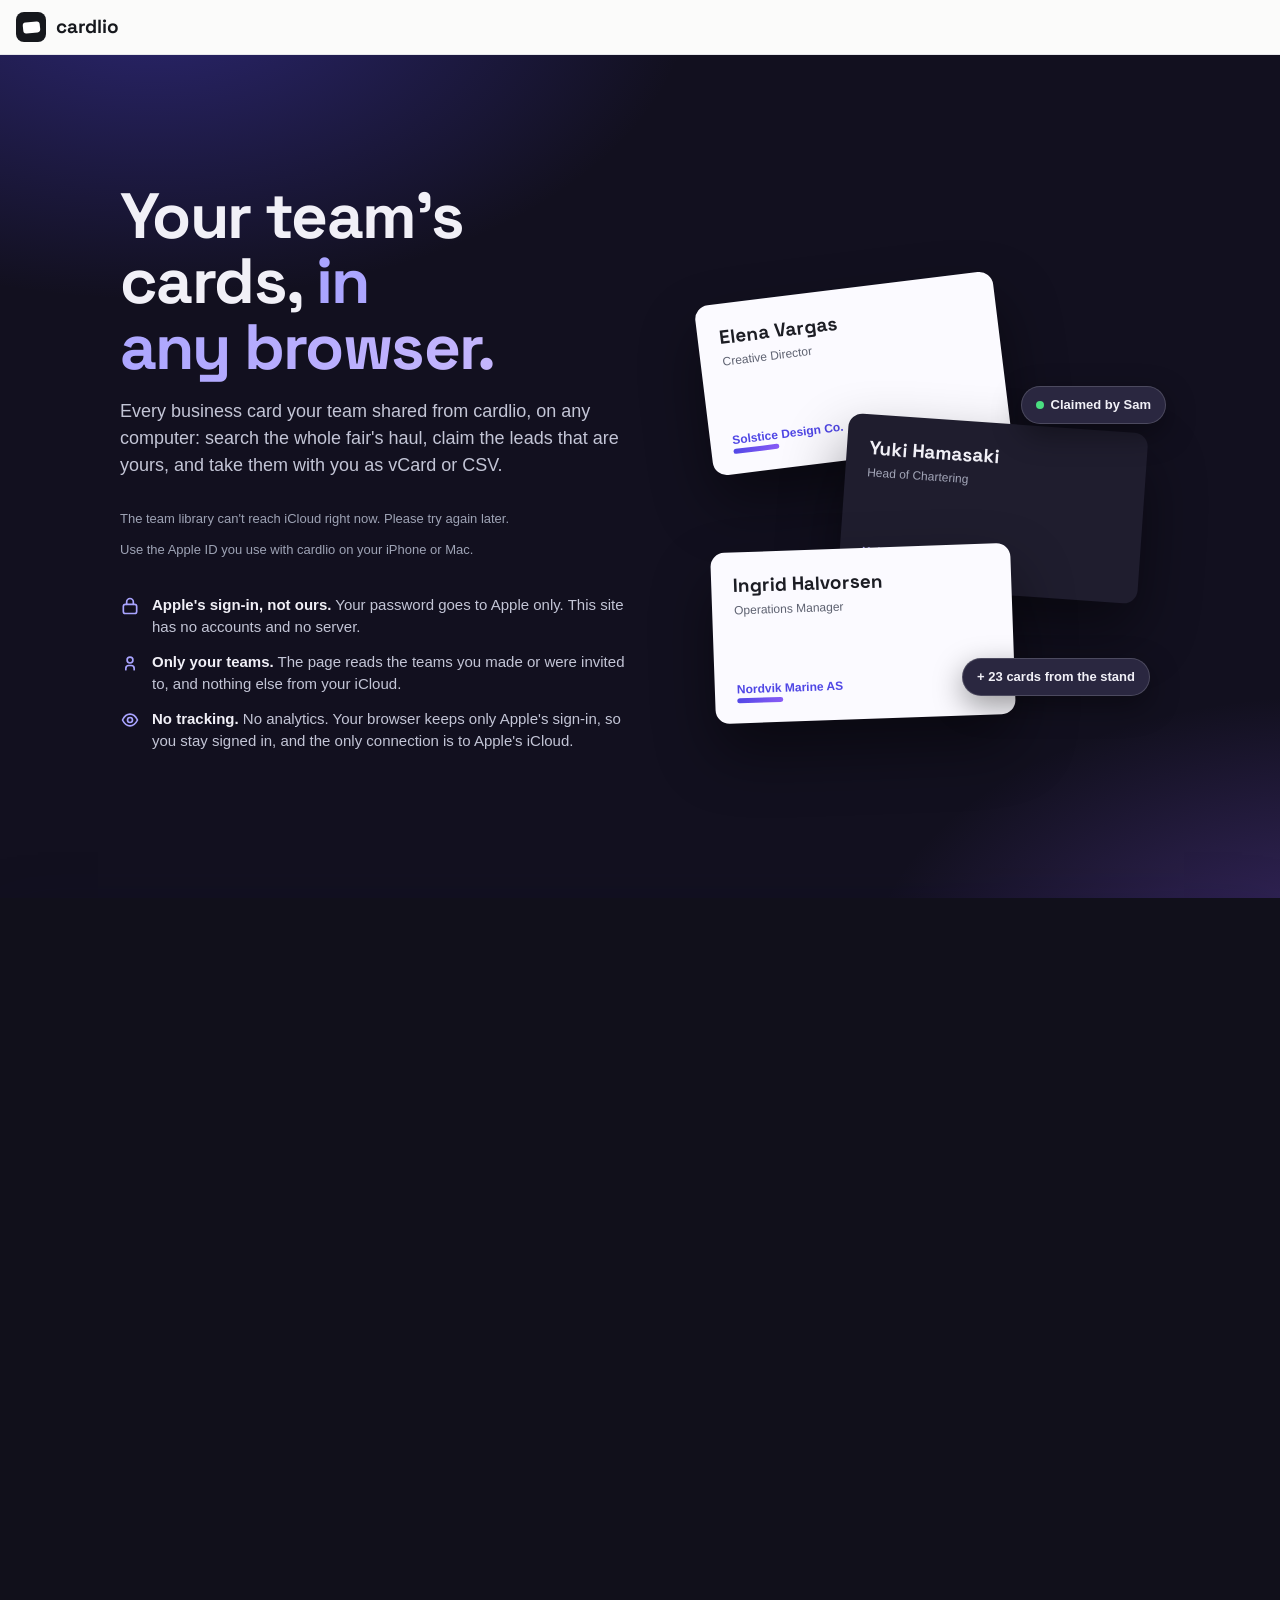
<file: index.html>
<!DOCTYPE html>
<html lang="en">
<head>
<meta charset="utf-8">
<meta name="viewport" content="width=device-width, initial-scale=1, viewport-fit=cover">
<title>cardlio Team</title>
<meta name="description" content="Your cardlio team library in any browser: every card your team shared, searchable, exportable and claimable. Sign in with your Apple ID.">
<meta name="robots" content="noindex">
<!-- Scripts only from this site and Apple's CloudKit CDN; data only to
     Apple's iCloud. Card text is untrusted: it is only ever set with
     textContent, never as HTML. -->
<meta http-equiv="Content-Security-Policy" content="default-src 'self'; script-src 'self' https://cdn.apple-cloudkit.com https://cdn.apple-mapkit.com; connect-src 'self' https://*.apple-cloudkit.com https://*.icloud.com https://*.icloud-content.com https://api.anthropic.com https://generativelanguage.googleapis.com https://*.apple-mapkit.com https://*.ls.apple.com; img-src 'self' data: blob: https://*.icloud-content.com https://*.apple-cloudkit.com https://*.apple.com https://*.apple-mapkit.com https://*.ls.apple.com; worker-src 'self' blob:; style-src 'self' 'unsafe-inline'; frame-src https://*.apple-cloudkit.com https://*.apple.com https://*.icloud.com; font-src 'self' https://*.apple-cloudkit.com; base-uri 'none'; form-action 'none'">
<link rel="icon" href="data:image/svg+xml,%3Csvg xmlns='http://www.w3.org/2000/svg' viewBox='0 0 64 64'%3E%3Cdefs%3E%3ClinearGradient id='g' x1='0' y1='0' x2='1' y2='1'%3E%3Cstop offset='0' stop-color='%234F46E5'/%3E%3Cstop offset='1' stop-color='%238B5CF6'/%3E%3C/linearGradient%3E%3C/defs%3E%3Crect width='64' height='64' rx='14' fill='url(%23g)'/%3E%3Crect x='12' y='20' width='40' height='26' rx='5' fill='white' transform='rotate(-6 32 33)'/%3E%3C/svg%3E">
<meta name="theme-color" content="#4F46E5">
<link rel="manifest" href="manifest.webmanifest">
<link rel="apple-touch-icon" href="assets/icon-192.png">
<link rel="stylesheet" href="app.css?v=21">
</head>
<body>

<header class="topbar">
  <a class="brand" href="/" aria-label="cardlio Team, home">
    <span class="brand-mark" aria-hidden="true"><i></i></span>
    <span class="brand-name">cardlio</span>
  </a>
  <div class="spacer"></div>
  <span class="who" id="who" hidden></span>
  <button class="icon-btn" id="refresh" type="button" title="Reload from iCloud" aria-label="Reload from iCloud" hidden>
    <svg viewBox="0 0 24 24" fill="none" stroke="currentColor" stroke-width="2" stroke-linecap="round" stroke-linejoin="round" aria-hidden="true"><path d="M20 11a8 8 0 0 0-14.9-3.9L4 8.5"/><path d="M4 4v4.5h4.5"/><path d="M4 13a8 8 0 0 0 14.9 3.9l1.1-1.4"/><path d="M20 20v-4.5h-4.5"/></svg>
  </button>
  <div class="menu-wrap" id="account" hidden>
    <button class="icon-btn" id="account-btn" type="button" aria-haspopup="true" aria-expanded="false" aria-label="Account and sign out">
      <svg viewBox="0 0 24 24" fill="none" stroke="currentColor" stroke-width="2" stroke-linecap="round" stroke-linejoin="round" aria-hidden="true"><circle cx="12" cy="8.5" r="3.5"/><path d="M5 19.5a7 7 0 0 1 14 0"/></svg>
    </button>
    <div class="menu account-pop" id="account-pop">
      <p class="account-note">Signed in with your Apple Account. Your cards come straight from your iCloud; this page keeps nothing.</p>
      <div id="apple-sign-out-button"></div>
    </div>
  </div>
</header>

<!-- ================= signed out ================= -->
<section class="welcome" id="welcome" hidden>
  <div class="welcome-inner">
    <div>
      <h1>Your team's cards, <span class="grad">in any browser.</span></h1>
      <p class="lead">Every business card your team shared from cardlio, on any computer: search the whole fair's haul, claim the leads that are yours, and take them with you as vCard or CSV.</p>
      <p class="invite-banner" id="invite-banner" hidden>You were invited to a team. Sign in with the Apple ID the invite was sent to, and you'll join it next.</p>
      <div class="signin-box">
        <div id="apple-sign-in-button"></div>
        <span class="fine">Use the Apple ID you use with cardlio on your iPhone or Mac.</span>
      </div>
      <ul class="promises">
        <li><svg viewBox="0 0 24 24" fill="none" stroke="currentColor" stroke-width="2" stroke-linecap="round" stroke-linejoin="round" aria-hidden="true"><rect x="4" y="10" width="16" height="11" rx="2.5"/><path d="M8 10V7a4 4 0 0 1 8 0v3"/></svg><span><b>Apple's sign-in, not ours.</b> Your password goes to Apple only. This site has no accounts and no server.</span></li>
        <li><svg viewBox="0 0 24 24" fill="none" stroke="currentColor" stroke-width="2" stroke-linecap="round" stroke-linejoin="round" aria-hidden="true"><path d="M17 20v-1.5a3.5 3.5 0 0 0-3.5-3.5h-3A3.5 3.5 0 0 0 7 18.5V20"/><circle cx="12" cy="8.5" r="3.5"/></svg><span><b>Only your teams.</b> The page reads the teams you made or were invited to, and nothing else from your iCloud.</span></li>
        <li><svg viewBox="0 0 24 24" fill="none" stroke="currentColor" stroke-width="2" stroke-linecap="round" stroke-linejoin="round" aria-hidden="true"><path d="M3 12s3.5-7 9-7 9 7 9 7-3.5 7-9 7-9-7-9-7z"/><circle cx="12" cy="12" r="3"/></svg><span><b>No tracking.</b> No analytics. Your browser keeps only Apple's sign-in, so you stay signed in, and the only connection is to Apple's iCloud.</span></li>
      </ul>
    </div>
    <div class="welcome-visual" aria-hidden="true">
      <div class="demo-card a"><div><div class="n">Elena Vargas</div><div class="t">Creative Director</div></div><div><div class="c">Solstice Design Co.</div><div class="bar"></div></div></div>
      <div class="demo-card b"><div><div class="n">Yuki Hamasaki</div><div class="t">Head of Chartering</div></div><div><div class="c">Kaito Marine K.K.</div><div class="bar"></div></div></div>
      <div class="demo-card c"><div><div class="n">Ingrid Halvorsen</div><div class="t">Operations Manager</div></div><div><div class="c">Nordvik Marine AS</div><div class="bar"></div></div></div>
      <div class="demo-pill"><span class="dot"></span>Claimed by Sam</div>
      <div class="demo-pill two">+ 23 cards from the stand</div>
    </div>
  </div>
</section>

<!-- ================= signed in ================= -->
<div class="app" id="app" hidden>
  <nav class="sidebar" aria-label="Teams">
    <div id="mine-side" hidden>
      <div class="side-title">Your library</div>
      <ul class="team-nav" id="mine-nav"></ul>
    </div>
    <div class="side-title">Teams</div>
    <ul class="team-nav" id="team-nav"></ul>
    <button class="btn join-side" type="button" id="join-open">
      <svg viewBox="0 0 24 24" fill="none" stroke="currentColor" stroke-width="2" stroke-linecap="round" aria-hidden="true"><path d="M12 5v14M5 12h14"/></svg>
      Join a team
    </button>
    <p class="side-note">Teams are created, and people invited, in the cardlio app on iPhone or Mac. Got an invite link? Join here, from any computer.</p>
  </nav>

  <main class="main" id="main">
    <div class="team-select">
      <label><span class="sr-only">Team</span><select class="select" id="team-select"></select></label>
      <button class="btn" type="button" id="join-open-mobile" aria-label="Join a team">
        <svg viewBox="0 0 24 24" fill="none" stroke="currentColor" stroke-width="2" stroke-linecap="round" aria-hidden="true"><path d="M12 5v14M5 12h14"/></svg>
        Join
      </button>
    </div>

    <div id="loading-teams">
      <ul class="grid" aria-hidden="true" id="skeletons"></ul>
    </div>

    <div id="no-teams" class="empty" hidden>
      <div class="art" aria-hidden="true"><i></i><i></i><i></i></div>
      <h2>No teams yet</h2>
      <p>Were you invited? Paste the invite link to join. Teams are created in the cardlio app on iPhone or Mac.</p>
      <button class="btn primary" type="button" id="join-open-empty" style="margin-top:16px">Join a team</button>
    </div>

    <div id="team-view" hidden>
      <div class="team-head">
        <div class="head-text">
          <h1 id="team-name"></h1>
          <p class="team-sub" id="team-sub"></p>
        </div>
        <div class="head-actions">
          <div class="people team-only" id="team-people" aria-label="People on this team"></div>
        <button class="btn team-only" id="claim-all" type="button" hidden>
          <svg viewBox="0 0 24 24" fill="none" stroke="currentColor" stroke-width="2" stroke-linecap="round" stroke-linejoin="round" aria-hidden="true"><path d="M12 4v11"/><path d="M7.5 10.5L12 15l4.5-4.5"/><path d="M5 19h14"/></svg>
          <span id="claim-all-label">Claim all unclaimed</span>
        </button>
          <div class="menu-wrap team-only" id="add-wrap">
            <button class="btn" id="add-btn" type="button" aria-haspopup="true" aria-expanded="false">
              <svg viewBox="0 0 24 24" fill="none" stroke="currentColor" stroke-width="2" stroke-linecap="round" aria-hidden="true"><path d="M12 5v14M5 12h14"/></svg>
              Add
            </button>
            <div class="menu" id="add-menu" role="menu" hidden>
              <button type="button" role="menuitem" class="team-only" id="add-card">Add a card by hand<small>Someone you met, typed in</small></button>
              <button type="button" role="menuitem" class="team-only" id="scan-photo">Scan a photo of a card<small>Read by Claude or Gemini with your own key — or drop a photo on the page</small></button>
              <button type="button" role="menuitem" class="team-only" id="import-vcf">Import a vCard file<small>A .vcf file — or drop it on the page</small></button>
              <button type="button" role="menuitem" class="team-only" id="ai-keys">Your AI keys<small>For reading card photos</small></button>
            </div>
          </div>
        <input type="file" id="photo-file" accept="image/*" multiple hidden>
        <input type="file" id="vcf-file" accept=".vcf,text/vcard,text/x-vcard" multiple hidden>
        <div class="menu-wrap">
          <button class="btn primary" id="export-btn" type="button" aria-haspopup="true" aria-expanded="false">
            <svg viewBox="0 0 24 24" fill="none" stroke="currentColor" stroke-width="2" stroke-linecap="round" stroke-linejoin="round" aria-hidden="true"><path d="M12 4v11"/><path d="M7.5 10.5L12 15l4.5-4.5"/><path d="M5 19h14"/></svg>
            Download
          </button>
          <div class="menu" id="export-menu" role="menu" hidden>
            <button type="button" role="menuitem" data-export="vcf">Contacts (vCard)<small>For Apple Contacts, Outlook, Google</small></button>
            <button type="button" role="menuitem" data-export="csv">Spreadsheet (CSV)<small>For Excel, Numbers, a CRM import</small></button>
            <button type="button" role="menuitem" data-export="zip">Everything (ZIP)<small>vCards with photos, the CSV, and the card photos</small></button>
            <button type="button" role="menuitem" data-export="print">Print sheet<small>A roster of the cards shown, for the morning huddle</small></button>
          </div>
        </div>
        </div>
      </div>

      <div class="stats" id="stats"></div>

      <div class="toolbar">
        <div class="search-wrap">
        <label class="search">
          <svg viewBox="0 0 24 24" fill="none" stroke="currentColor" stroke-width="2" stroke-linecap="round" aria-hidden="true"><circle cx="11" cy="11" r="6.5"/><path d="M20 20l-4.2-4.2"/></svg>
          <span class="sr-only">Search cards</span>
          <input id="search" type="search" role="combobox" aria-autocomplete="list" aria-controls="search-suggest" aria-expanded="false" placeholder="Search — name, company, country, event, note…" autocomplete="off" spellcheck="false">
        </label>
        <div class="suggest" id="search-suggest" role="listbox" aria-label="Search suggestions" hidden></div>
        </div>
        <div class="menu-wrap" id="filters-wrap">
          <button class="btn" id="filters-btn" type="button" aria-haspopup="true" aria-expanded="false">
            <svg viewBox="0 0 24 24" fill="none" stroke="currentColor" stroke-width="2" stroke-linecap="round" aria-hidden="true"><path d="M4 6h16M7 12h10M10 18h4"/></svg>
            Filters <span class="count" id="filters-count" hidden></span>
          </button>
          <div class="menu filters-pop" id="filters-pop" hidden>
            <div class="fgroup"><span class="flabel">Show</span>
        <div class="segmented team-only" id="filter-group" role="group" aria-label="Show">
          <button type="button" data-filter="all" aria-pressed="true">All</button>
          <button type="button" data-filter="open" aria-pressed="false">Unclaimed</button>
          <button type="button" data-filter="taken" aria-pressed="false">Claimed</button>
          <button type="button" data-filter="mine" aria-pressed="false" title="Cards claimed under your name">Mine</button>
          <button type="button" data-filter="notes" aria-pressed="false" title="Cards that carry a team note">With notes</button>
        </div>
        <div class="segmented mine-only" id="mine-filter-group" role="group" aria-label="Show">
          <button type="button" data-mfilter="all" aria-pressed="true">All</button>
          <button type="button" data-mfilter="owed" aria-pressed="false" title="Cards you marked as owing a follow-up">Follow-up owed</button>
          <button type="button" data-mfilter="reconnect" aria-pressed="false" title="Keep in touch: the time to reconnect has come">Reconnect due</button>
          <button type="button" data-mfilter="notes" aria-pressed="false" title="Cards that carry a note">With notes</button>
        </div>
            </div>
            <div class="fgroup"><span class="flabel">Lead rating</span>
        <div class="segmented" id="rating-group" role="group" aria-label="Lead rating">
          <button type="button" data-rating="" aria-pressed="true">Any rating</button>
          <button type="button" data-rating="hot" aria-pressed="false">Hot</button>
          <button type="button" data-rating="warm" aria-pressed="false">Warm</button>
          <button type="button" data-rating="cold" aria-pressed="false">Cold</button>
        </div>
            </div>
            <div class="fgroup mine-only"><span class="flabel">Where and what</span>
              <div class="fselects">
        <label class="mine-only"><span class="sr-only">Country</span><select class="select" id="country-filter"><option value="">Any country</option></select></label>
        <label class="mine-only"><span class="sr-only">Industry</span><select class="select" id="industry-filter"><option value="">Any industry</option></select></label>
              </div>
            </div>
          </div>
        </div>
        <label><span class="sr-only">Sort</span>
          <select class="select" id="sort">
            <option value="new">Newest first</option>
            <option value="name">Name</option>
            <option value="company">Company</option>
            <option value="event">Event</option>
            <option value="by" class="team-only">Shared by</option>
            <option value="rating">Rating (hot first)</option>
          </select>
        </label>
        <div class="segmented view-toggle" role="group" aria-label="View">
          <button type="button" data-view="grid" aria-pressed="true" title="Cards">
            <svg viewBox="0 0 24 24" fill="none" stroke="currentColor" stroke-width="2" stroke-linecap="round" aria-hidden="true"><rect x="4" y="4" width="7" height="7" rx="1.5"/><rect x="13" y="4" width="7" height="7" rx="1.5"/><rect x="4" y="13" width="7" height="7" rx="1.5"/><rect x="13" y="13" width="7" height="7" rx="1.5"/></svg>
            <span class="sr-only">Cards</span>
          </button>
          <button type="button" data-view="list" aria-pressed="false" title="List">
            <svg viewBox="0 0 24 24" fill="none" stroke="currentColor" stroke-width="2" stroke-linecap="round" aria-hidden="true"><path d="M5 7h14M5 12h14M5 17h14"/></svg>
            <span class="sr-only">List</span>
          </button>
          <button type="button" data-view="stats" aria-pressed="false" title="Overview">
            <svg viewBox="0 0 24 24" fill="none" stroke="currentColor" stroke-width="2" stroke-linecap="round" aria-hidden="true"><path d="M5 20V11M12 20V5M19 20v-6"/></svg>
            <span class="sr-only">Overview</span>
          </button>
          <button type="button" data-view="map" aria-pressed="false" title="Map" class="mine-only" id="view-map" hidden>
            <svg viewBox="0 0 24 24" fill="none" stroke="currentColor" stroke-width="2" stroke-linecap="round" stroke-linejoin="round" aria-hidden="true"><path d="M12 21s-6-5.6-6-11a6 6 0 0 1 12 0c0 5.4-6 11-6 11z"/><circle cx="12" cy="10" r="2.2"/></svg>
            <span class="sr-only">Map</span>
          </button>
        </div>
      </div>
      <div class="active-filters" id="active-filters" hidden></div>
      <div class="chips" id="event-chips" hidden></div>
      <section class="recap" id="event-recap" aria-label="Event recap" hidden></section>
      <section class="today mine-only" id="today" aria-label="Today" hidden>
        <div class="today-col" id="today-owed"></div>
        <div class="today-col" id="today-due"></div>
      </section>

      <button class="new-pill" id="new-pill" type="button" hidden aria-live="polite"></button>
      <p class="result-line" id="result-line" aria-live="polite"></p>
      <ul class="grid" id="grid"></ul>
      <section class="overview" id="overview" aria-label="Overview" hidden></section>
      <section class="map-view" id="map-view" aria-label="Map" hidden>
        <div class="map-bar" id="map-bar" hidden>
          <button class="btn small" type="button" id="map-area" title="List the cards in the part of the map you see — for a trip">Cards in this area</button>
        </div>
        <div class="map" id="map"></div>
        <div class="map-pick" id="map-pick" hidden></div>
        <p class="fine map-note" id="map-note" aria-live="polite"></p>
      </section>
      <div class="list-wrap" id="list-wrap" hidden><table class="list" id="list"><thead></thead><tbody></tbody></table></div>
      <p class="fine sel-hint" id="sel-hint" hidden>Tick cards to claim, download or export just those. Shift-click ticks a range.</p>
      <div id="no-match" class="empty" hidden>
        <div class="art" aria-hidden="true"><i></i><i></i><i></i></div>
        <h2>Nothing matches</h2>
        <p>Try a different search, or show all cards.</p>
      </div>
      <div id="mine-empty" class="empty" hidden>
        <div class="art" aria-hidden="true"><i></i><i></i><i></i></div>
        <h2>No cards in your library yet</h2>
        <p>Cards you scan in the cardlio app on iPhone or Mac appear here once they have synced through iCloud.</p>
      </div>
      <div id="team-empty" class="empty" hidden>
        <div class="art" aria-hidden="true"><i></i><i></i><i></i></div>
        <h2>No cards in this team yet</h2>
        <p>In the cardlio app, select cards and choose <b>Share with Team</b> — or add one here, or drop a vCard file. They appear right away.</p>
      </div>
    </div>

    <div class="alert" id="alert" role="alert" hidden></div>
    <p class="foot-note">This page reads your cards and teams straight from Apple's iCloud and keeps nothing. <a href="https://cardlio.app/privacy.html">Privacy</a> · <a href="https://cardlio.app/">cardlio.app</a></p>
  </main>
</div>

<!-- selection bar (12) -->
<div class="sel-bar" id="sel-bar" hidden role="region" aria-label="Selected cards">
  <b id="sel-count">0 selected</b>
  <button class="link" type="button" id="sel-all">Select all shown</button>
  <button class="link" type="button" id="sel-none">Clear</button>
  <span class="spacer"></span>
  <button class="btn primary team-only" type="button" id="sel-claim">Claim</button>
  <button class="btn mine-only" type="button" id="sel-event">Set event…</button>
  <button class="btn mine-only" type="button" id="sel-share">Share to team…</button>
  <label class="mine-only"><span class="sr-only">Rate the selected cards</span>
    <select class="select" id="sel-rate">
      <option value="">Rate…</option>
      <option value="hot">Hot</option>
      <option value="warm">Warm</option>
      <option value="cold">Cold</option>
      <option value="clear">Clear the rating</option>
    </select>
  </label>
  <button class="btn" type="button" id="sel-vcf">vCard</button>
  <button class="btn" type="button" id="sel-csv">CSV</button>
  <button class="btn" type="button" id="sel-zip">ZIP</button>
  <button class="btn" type="button" id="sel-print">Print</button>
</div>

<!-- print sheet (9): filled on beforeprint, shown only on paper -->
<section class="print-sheet" id="print-sheet" aria-hidden="true"></section>

<!-- phone action bar -->
<nav class="mobile-bar" id="mobile-bar" aria-label="Actions" hidden>
  <button type="button" id="mb-search"><svg viewBox="0 0 24 24" fill="none" stroke="currentColor" stroke-width="2" stroke-linecap="round" aria-hidden="true"><circle cx="11" cy="11" r="6.5"/><path d="M20 20l-4.2-4.2"/></svg>Search</button>
  <button type="button" class="team-only" id="mb-scan"><svg viewBox="0 0 24 24" fill="none" stroke="currentColor" stroke-width="2" stroke-linecap="round" stroke-linejoin="round" aria-hidden="true"><path d="M4 8V6a2 2 0 0 1 2-2h2M16 4h2a2 2 0 0 1 2 2v2M20 16v2a2 2 0 0 1-2 2h-2M8 20H6a2 2 0 0 1-2-2v-2"/><path d="M7 12h10"/></svg>Scan</button>
  <button type="button" class="team-only" id="mb-add"><svg viewBox="0 0 24 24" fill="none" stroke="currentColor" stroke-width="2" stroke-linecap="round" aria-hidden="true"><path d="M12 5v14M5 12h14"/></svg>Add</button>
  <button type="button" class="team-only" id="mb-claim" hidden><svg viewBox="0 0 24 24" fill="none" stroke="currentColor" stroke-width="2" stroke-linecap="round" stroke-linejoin="round" aria-hidden="true"><path d="M12 4v11"/><path d="M7.5 10.5L12 15l4.5-4.5"/><path d="M5 19h14"/></svg>Claim all</button>
  <button type="button" id="mb-export"><svg viewBox="0 0 24 24" fill="none" stroke="currentColor" stroke-width="2" stroke-linecap="round" stroke-linejoin="round" aria-hidden="true"><path d="M12 16V5"/><path d="M7.5 9.5L12 5l4.5 4.5"/><path d="M5 19h14"/></svg>Export</button>
</nav>

<!-- photo lightbox -->
<dialog id="lightbox" class="lightbox" aria-label="Card photo">
  <img id="lb-img" alt="">
  <div class="lb-bar">
    <button class="icon-btn" type="button" id="lb-rotate" title="Rotate" aria-label="Rotate the photo"><svg viewBox="0 0 24 24" fill="none" stroke="currentColor" stroke-width="2" stroke-linecap="round" stroke-linejoin="round" aria-hidden="true"><path d="M20 11a8 8 0 0 0-14.9-3.9L4 8.5"/><path d="M4 4v4.5h4.5"/></svg></button>
    <button class="icon-btn" type="button" id="lb-close" aria-label="Close"><svg viewBox="0 0 24 24" fill="none" stroke="currentColor" stroke-width="2" stroke-linecap="round" aria-hidden="true"><path d="M6 6l12 12M18 6L6 18"/></svg></button>
  </div>
</dialog>

<!-- card detail -->
<dialog id="detail" aria-labelledby="d-name">
  <div class="detail">
    <div class="photo-col">
      <div class="photo" id="d-photo"></div>
      <div class="d-nav" id="d-nav">
        <button class="icon-btn round" type="button" id="d-prev" aria-label="Previous card"><svg viewBox="0 0 24 24" fill="none" stroke="currentColor" stroke-width="2.2" stroke-linecap="round" stroke-linejoin="round" aria-hidden="true"><path d="M15 6l-6 6 6 6"/></svg></button>
        <span id="d-pos" aria-live="polite"></span>
        <button class="icon-btn round" type="button" id="d-next" aria-label="Next card"><svg viewBox="0 0 24 24" fill="none" stroke="currentColor" stroke-width="2.2" stroke-linecap="round" stroke-linejoin="round" aria-hidden="true"><path d="M9 6l6 6-6 6"/></svg></button>
      </div>
    </div>
    <div class="info">
      <button class="icon-btn close" type="button" id="d-close" aria-label="Close">
        <svg viewBox="0 0 24 24" fill="none" stroke="currentColor" stroke-width="2" stroke-linecap="round" aria-hidden="true"><path d="M6 6l12 12M18 6L6 18"/></svg>
      </button>
      <div>
        <h2 id="d-name"></h2>
        <p class="role" id="d-role"></p>
      </div>
      <div class="actions" id="d-actions"></div>
      <div class="fields" id="d-fields"></div>
      <div class="notes" id="d-notes" hidden></div>
      <div class="lead-box mine-only" id="d-mine-edit">
        <div class="lead-label">Lead <span>your rating — saved to your iCloud, the apps follow</span></div>
        <div class="lead-rate" id="m-rating" role="group" aria-label="Lead rating"></div>
        <label class="kit">Keep in touch
          <select class="select" id="m-kit">
            <option value="0">Off</option>
            <option value="3">Every 3 months</option>
            <option value="6">Every 6 months</option>
            <option value="12">Every year</option>
          </select>
        </label>
        <div class="mine-follow" id="m-follow" hidden></div>
      </div>
      <div class="team-notes mine-only">
        <label for="m-event">Event <span>where you met</span></label>
        <div class="inline-edit"><input id="m-event" maxlength="80" autocomplete="off" placeholder="e.g. Expo Singapore"><button class="btn" type="button" id="m-event-save" disabled>Save</button></div>
        <label for="m-note">Add a note <span>added as a new line with today's date</span></label>
        <textarea id="m-note" rows="2" maxlength="1000" placeholder="e.g. called, send the brochure"></textarea>
        <div class="row"><button class="btn" type="button" id="m-note-add" disabled>Add note</button></div>
      </div>
      <details class="mine-details mine-only" id="m-details">
        <summary>Edit details <span>title, company, links, interests, notes</span></summary>
        <div class="form-grid">
          <label>Title<input id="m-title" maxlength="200" autocomplete="off"></label>
          <label>Company<input id="m-company" maxlength="200" autocomplete="off"></label>
          <label>Industry<input id="m-industry" list="m-industries" maxlength="80" autocomplete="off"></label>
          <label>Website<input id="m-website" maxlength="300" autocomplete="off" spellcheck="false"></label>
          <label>LinkedIn<input id="m-linkedin" maxlength="300" autocomplete="off" spellcheck="false"></label>
          <label>WeChat<input id="m-wechat" maxlength="100" autocomplete="off" spellcheck="false"></label>
          <label class="wide">Interests <small>one per line</small><textarea id="m-interests" rows="2" maxlength="1000"></textarea></label>
          <label class="wide">Notes<textarea id="m-notes" rows="5" maxlength="8000"></textarea></label>
        </div>
        <datalist id="m-industries"></datalist>
        <p class="fine">Names, numbers, e-mails and the address are edited in the cardlio app.</p>
        <div class="row"><button class="btn primary" type="button" id="m-details-save" disabled>Save changes</button></div>
      </details>
      <div class="lead-box team-only">
        <div class="lead-label">Lead <span>the team's rating — set here or in the cardlio app</span></div>
        <div class="lead-rate" id="d-rating" role="group" aria-label="Lead rating"></div>
        <div class="lead-tags" id="d-interests"></div>
        <input id="d-interest-add" list="interest-list" maxlength="40" placeholder="Add an interest and press Enter" autocomplete="off" aria-label="Add an interest">
        <datalist id="interest-list"></datalist>
      </div>
      <div class="team-notes team-only">
        <label for="d-team-notes">Team notes <span>shared with everyone on the team — who called, what was promised</span></label>
        <textarea id="d-team-notes" rows="3" maxlength="4000" placeholder="e.g. 20 Sep · called, send the brochure"></textarea>
        <div class="row"><button class="btn" type="button" id="d-team-notes-save" disabled>Save note</button></div>
      </div>
      <div class="dupe-note" id="d-dupe" hidden></div>
      <div class="also-at" id="d-also" hidden></div>
      <p class="provenance" id="d-prov"></p>
    </div>
  </div>
</dialog>

<!-- claim -->
<dialog id="claim-dialog" class="small-dialog" aria-labelledby="c-title">
  <form method="dialog" id="claim-form">
    <h2 id="c-title">Claim this card?</h2>
    <p id="c-text"></p>
    <p class="fine" id="c-fine" hidden></p>
    <label>Your name, as the team sees it
      <input id="c-name" required maxlength="60" autocomplete="name">
    </label>
    <div class="row">
      <button class="btn" type="button" id="c-cancel">Cancel</button>
      <button class="btn primary" type="submit" id="c-go">Claim and download</button>
    </div>
  </form>
</dialog>

<dialog id="mail-dialog" class="small-dialog form-dialog" aria-labelledby="e-title">
  <form method="dialog" id="mail-form" autocomplete="off">
    <h2 id="e-title">Follow-up email</h2>
    <label>To<select class="select" id="e-to"></select></label>
    <label>Subject<input id="e-subject" maxlength="200"></label>
    <label>Message<textarea id="e-body" rows="9" maxlength="4000"></textarea></label>
    <div class="e-ai">
      <div class="segmented" id="e-tone" role="group" aria-label="Tone">
        <button type="button" data-tone="professional" aria-pressed="true">Professional</button>
        <button type="button" data-tone="warm" aria-pressed="false">Warm</button>
        <button type="button" data-tone="brief" aria-pressed="false">Brief</button>
      </div>
      <button class="btn" type="button" id="e-draft">Draft with Claude</button>
    </div>
    <p class="fine" id="e-fine"></p>
    <label class="check" id="e-mark-label"><input type="checkbox" id="e-mark" checked> <span id="e-mark-text">Mark the follow-up done</span></label>
    <p class="join-error" id="e-error" role="alert" hidden></p>
    <div class="row">
      <button class="btn" type="button" id="e-copy">Copy</button>
      <button class="btn" type="button" id="e-cancel">Cancel</button>
      <button class="btn primary" type="submit" id="e-go">Open in my mail app</button>
    </div>
  </form>
</dialog>

<dialog id="remind-dialog" class="small-dialog" aria-labelledby="r-title">
  <form method="dialog" id="remind-form">
    <h2 id="r-title">Remind me</h2>
    <p id="r-text"></p>
    <div class="r-when">
      <label>Day<input type="date" id="r-date" required></label>
      <label>Time<input type="time" id="r-time" value="09:00" required></label>
    </div>
    <p class="fine">Downloads a calendar entry. Open it to add the reminder to Outlook, Google Calendar or Apple Calendar.</p>
    <div class="row">
      <button class="btn" type="button" id="r-cancel">Cancel</button>
      <button class="btn primary" type="submit" id="r-go">Download reminder</button>
    </div>
  </form>
</dialog>

<dialog id="bulk-event-dialog" class="small-dialog" aria-labelledby="be-title">
  <form method="dialog" id="bulk-event-form" autocomplete="off">
    <h2 id="be-title">Set the event</h2>
    <p id="be-text"></p>
    <label>Event<input id="be-event" list="be-events" maxlength="80" placeholder="e.g. Expo Singapore 2026"></label>
    <datalist id="be-events"></datalist>
    <p class="fine">Leave it empty to clear the event on these cards.</p>
    <div class="row">
      <button class="btn" type="button" id="be-cancel">Cancel</button>
      <button class="btn primary" type="submit" id="be-go">Set event</button>
    </div>
  </form>
</dialog>

<dialog id="share-dialog" class="small-dialog" aria-labelledby="sh-title">
  <form method="dialog" id="share-form" autocomplete="off">
    <h2 id="sh-title">Share to a team</h2>
    <p id="sh-text"></p>
    <label>Team<select class="select" id="sh-team"></select></label>
    <label>Your name, as the team sees it<input id="sh-by" maxlength="60" autocomplete="name" required></label>
    <p class="fine">The team gets a copy of each card's details — not the photo, which a browser cannot upload to iCloud. Cards the team already has are skipped. Your own cards stay as they are.</p>
    <p class="join-error" id="sh-error" role="alert" hidden></p>
    <div class="row">
      <button class="btn" type="button" id="sh-cancel">Cancel</button>
      <button class="btn primary" type="submit" id="sh-go">Share</button>
    </div>
  </form>
</dialog>

<dialog id="brief-dialog" class="small-dialog brief-dialog" aria-labelledby="b-title">
  <div class="brief" id="brief-body"></div>
  <p class="fine b-points-note" id="b-points-note"></p>
  <div class="row">
    <button class="btn" type="button" id="b-points">Talking points</button>
    <span class="spacer"></span>
    <button class="btn" type="button" id="b-close">Close</button>
    <button class="btn primary" type="button" id="b-print">Print</button>
  </div>
</dialog>

<dialog id="qr-dialog" class="small-dialog qr-dialog" aria-labelledby="q-title">
  <h2 id="q-title">Scan with a phone</h2>
  <p id="q-text"></p>
  <div class="qr-box"><canvas id="q-canvas" role="img"></canvas></div>
  <p class="fine">Point the phone&rsquo;s camera at the code and tap the contact it offers. The code holds the name, company, title, one email, the phone numbers and the website &mdash; no photo, address or notes. It is made in this page; nothing is sent anywhere.</p>
  <div class="row"><button class="btn primary" type="button" id="q-done">Done</button></div>
</dialog>

<dialog id="locked-dialog" class="small-dialog" aria-labelledby="l-title">
  <form method="dialog">
    <h2 id="l-title">Downloads come with the unlock</h2>
    <p>Looking through your cards here is free. Downloading them — contacts (vCard), a spreadsheet, a ZIP or a printed sheet — comes with the cardlio unlock, the same one purchase as in the app.</p>
    <p class="fine">Bought it already? Open cardlio on that iPhone or Mac once, then reload this page. To buy it, open cardlio and tap any locked feature.</p>
    <div class="row">
      <button class="btn primary" type="submit" id="l-ok">OK</button>
    </div>
  </form>
</dialog>

<dialog id="delete-dialog" class="small-dialog" aria-labelledby="x-title">
  <form method="dialog" id="delete-form">
    <h2 id="x-title">Delete this card?</h2>
    <p id="x-text"></p>
    <p class="fine">It disappears from the team for everyone, in the apps too. Copies people already added to their own library stay there. This cannot be undone.</p>
    <div class="row">
      <button class="btn" type="button" id="x-cancel">Cancel</button>
      <button class="btn danger" type="submit" id="x-go">Delete</button>
    </div>
  </form>
</dialog>

<!-- AI keys (bring your own) -->
<dialog id="keys-dialog" class="small-dialog" aria-labelledby="k-title">
  <form method="dialog" id="keys-form" autocomplete="off">
    <h2 id="k-title">Read cards with your own AI key</h2>
    <p>A photo of a card is sent to Anthropic (Claude) or Google (Gemini) under <b>your</b> API key, and the fields come back for you to check. The key stays in this browser; it never touches iCloud or the team.</p>
    <div class="segmented" id="k-provider" role="group" aria-label="Provider">
      <button type="button" data-provider="claude" aria-pressed="true">Claude</button>
      <button type="button" data-provider="gemini" aria-pressed="false">Gemini</button>
    </div>
    <label id="k-claude-label">Anthropic API key
      <input id="k-claude" type="password" autocomplete="off" spellcheck="false" placeholder="sk-ant-…" maxlength="300">
    </label>
    <label id="k-gemini-label" hidden>Gemini API key
      <input id="k-gemini" type="password" autocomplete="off" spellcheck="false" placeholder="AIza…" maxlength="300">
    </label>
    <p class="fine" id="k-fine">Get a key at console.anthropic.com. A card costs about a cent.</p>
    <label class="check"><input type="checkbox" id="k-remember"> Remember the key on this device</label>
    <p class="join-error" id="k-error" role="alert" hidden></p>
    <div class="row">
      <button class="btn" type="button" id="k-forget" hidden>Forget keys</button>
      <button class="btn" type="button" id="k-cancel">Cancel</button>
      <button class="btn primary" type="submit" id="k-go">Save</button>
    </div>
  </form>
</dialog>

<dialog id="scan-dialog" class="small-dialog scan-dialog" aria-live="polite">
  <img id="s-photo" alt="">
  <p id="s-text">Reading the card with Claude…</p>
  <div class="row"><button class="btn" type="button" id="s-cancel">Cancel</button></div>
</dialog>

<!-- vCard drop -->
<div class="drop-hint" id="drop-hint" hidden aria-hidden="true">
  <div><svg viewBox="0 0 24 24" fill="none" stroke="currentColor" stroke-width="2" stroke-linecap="round" stroke-linejoin="round" aria-hidden="true"><path d="M12 16V5"/><path d="M7.5 9.5L12 5l4.5 4.5"/><path d="M5 19h14"/></svg><b>Drop the vCard file</b><span id="drop-into"></span></div>
</div>

<!-- vCard import preview -->
<dialog id="import-dialog" class="small-dialog form-dialog" aria-labelledby="i-title">
  <form method="dialog" id="import-form">
    <h2 id="i-title">Import cards</h2>
    <p id="i-text"></p>
    <ul class="import-list" id="i-list"></ul>
    <label id="i-by-label">Your name, as the team sees it<input id="i-by" maxlength="60" autocomplete="name"></label>
    <p class="join-error" id="i-error" role="alert" hidden></p>
    <div class="row">
      <button class="btn" type="button" id="i-cancel">Cancel</button>
      <button class="btn primary" type="submit" id="i-go">Import</button>
    </div>
  </form>
</dialog>

<!-- add / edit a card -->
<dialog id="card-dialog" class="small-dialog form-dialog" aria-labelledby="f-title">
  <form method="dialog" id="card-form" autocomplete="off">
    <h2 id="f-title">Add a card</h2>
    <p id="f-text">Someone you met without a card to scan. The team sees it like any shared card.</p>
    <div class="scan-strip" id="f-scan" hidden>
      <img id="f-photo" alt="The card photo">
      <div>
        <b id="f-scan-title">Read by Claude</b>
        <span id="f-scan-text">Check the fields against the photo — the model reads well but not perfectly. The photo itself is not saved; the team card is the fields.</span>
        <button class="link" type="button" id="f-scan-drop">Hide the photo</button>
      </div>
    </div>
    <div class="form-grid">
      <label>First name<input name="firstName" maxlength="80"></label>
      <label>Last name<input name="lastName" maxlength="80"></label>
      <label class="wide">Title<input name="title" maxlength="120"></label>
      <label class="wide">Company<input name="company" maxlength="120"></label>
      <label class="wide">E-mail<input name="emails" inputmode="email" maxlength="200" placeholder="one or more, separated by commas"></label>
      <label>Phone<input name="phone" inputmode="tel" maxlength="40"></label>
      <label>Mobile<input name="mobile" inputmode="tel" maxlength="40"></label>
      <label class="wide">Website<input name="website" inputmode="url" maxlength="200"></label>
      <label class="wide">Street<input name="street" maxlength="200"></label>
      <label>Unit / floor<input name="unit" maxlength="60"></label>
      <label>Postal code<input name="postalCode" maxlength="20"></label>
      <label>City<input name="city" maxlength="80"></label>
      <label>Country<input name="country" maxlength="60"></label>
      <label class="wide">Event<input name="eventTag" maxlength="80" placeholder="e.g. Expo Singapore"></label>
      <label>Lead rating<select name="leadRating"><option value="">Not rated</option><option value="hot">Hot</option><option value="warm">Warm</option><option value="cold">Cold</option></select></label>
      <label>Interests<input name="leadInterests" maxlength="300" placeholder="separated by commas"></label>
      <label class="wide">Notes<textarea name="notes" rows="3" maxlength="2000"></textarea></label>
      <label class="wide" id="f-by-label">Your name, as the team sees it<input name="scannedBy" id="f-by" maxlength="60" autocomplete="name"></label>
    </div>
    <p class="join-error" id="f-error" role="alert" hidden></p>
    <div class="row">
      <button class="btn" type="button" id="f-cancel">Cancel</button>
      <button class="btn primary" type="submit" id="f-go">Add to team</button>
    </div>
  </form>
</dialog>

<!-- join -->
<dialog id="join-dialog" class="small-dialog" aria-labelledby="j-title">
  <form method="dialog" id="join-form">
    <h2 id="j-title">Join a team</h2>
    <p id="j-text">Paste the invite link the team's owner sent you. It starts with https://www.icloud.com/share/</p>
    <label id="j-link-label">Invite link
      <input id="j-link" autocomplete="off" spellcheck="false" placeholder="https://www.icloud.com/share/…">
    </label>
    <div class="join-preview" id="j-preview" hidden></div>
    <p class="join-error" id="j-error" role="alert" hidden></p>
    <div class="row">
      <button class="btn" type="button" id="j-cancel">Cancel</button>
      <button class="btn primary" type="submit" id="j-go">Join team</button>
    </div>
  </form>
</dialog>

<div class="toast" id="toast" role="status" aria-live="polite"></div>

<script src="config.js?v=2"></script>
<script src="https://cdn.apple-cloudkit.com/ck/2/cloudkit.js"></script>
<script src="assets/zones.js?v=1"></script>
<script src="mycards.js?v=4"></script>
<script src="app.js?v=26"></script>
</body>
</html>
</file>
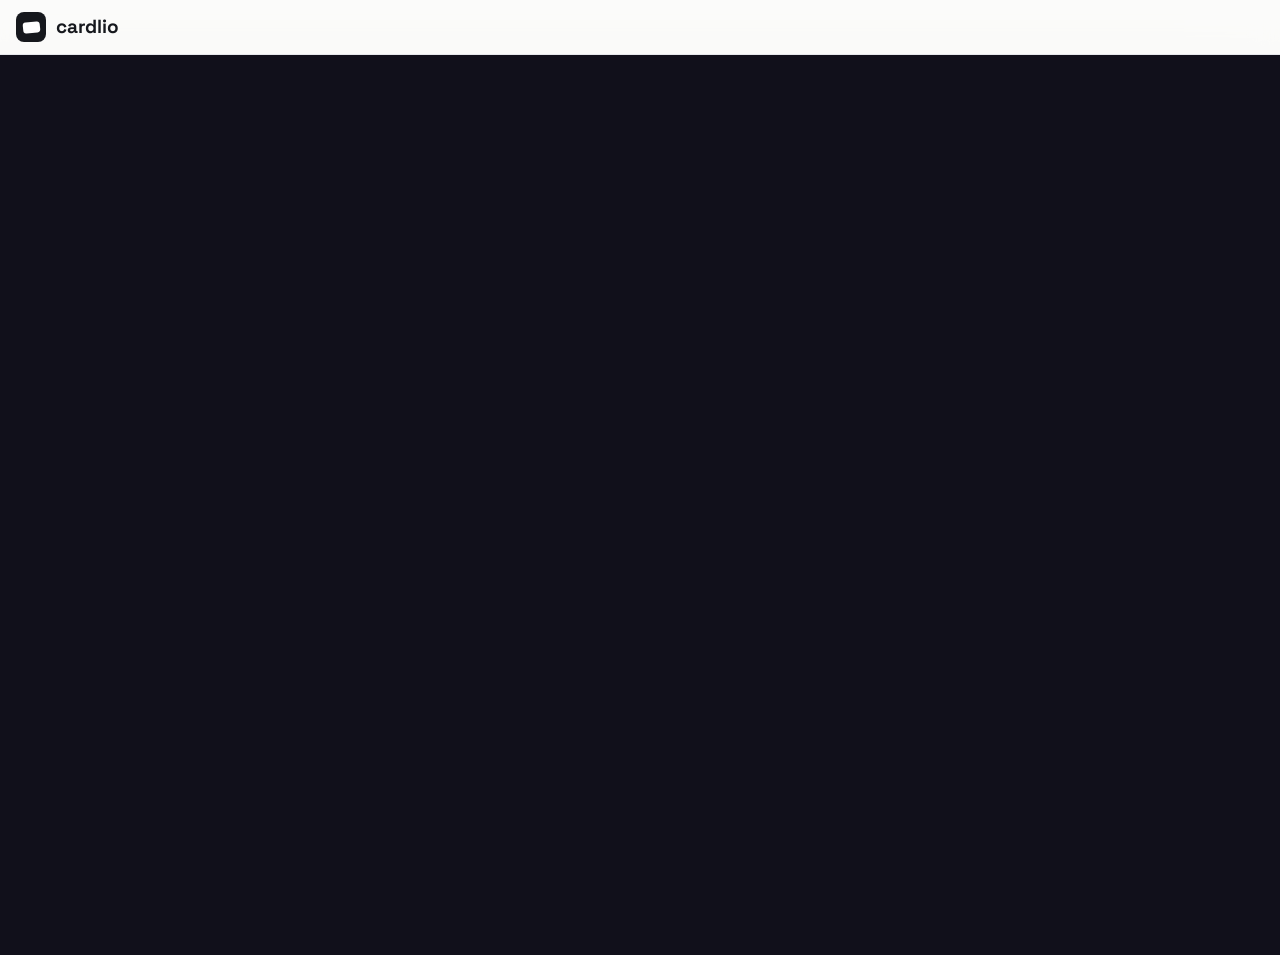
<file: spike/index.html>
<!DOCTYPE html>
<html lang="en">
<head>
<meta charset="utf-8">
<meta name="robots" content="noindex">
<meta http-equiv="refresh" content="0; url=/">
<title>cardlio Team</title>
</head>
<body><p>The team library moved to <a href="/">team.cardlio.app</a>.</p></body>
</html>
</file>
<file: app.css>
/* team.cardlio.app — the cardlio team library in the browser.
   Brand: indigo #4F46E5 → violet #8B5CF6 (as cardlio.app). Light and dark
   follow the system; motion respects prefers-reduced-motion. */

@font-face {
  font-family: "Space Grotesk";
  font-style: normal;
  font-weight: 300 700;
  font-display: swap;
  src: url("assets/fonts/space-grotesk-vf.woff2") format("woff2-variations");
}

:root {
  --font-display: "Space Grotesk", -apple-system, BlinkMacSystemFont, "Segoe UI", sans-serif;
  --font-body: -apple-system, BlinkMacSystemFont, "Segoe UI", Roboto, sans-serif;
  --indigo: #4F46E5;
  --violet: #8B5CF6;
  --grad: linear-gradient(135deg, #4F46E5, #8B5CF6);
  --bg: #f6f5fb;
  --bg-raised: #ffffff;
  --bg-sunken: #eeecf7;
  --ink: #17161f;
  --ink-2: #4b4d5c;
  --muted: #6b6e7f;
  --line: rgba(24, 20, 70, 0.09);
  --line-strong: rgba(24, 20, 70, 0.16);
  --accent: #4F46E5;
  --accent-ink: #ffffff;
  --accent-soft: rgba(79, 70, 229, 0.10);
  --ok: #15803d;
  --ok-soft: rgba(21, 128, 61, 0.10);
  --warn: #b45309;
  --danger: #dc2626;
  --shadow-sm: 0 1px 2px rgba(20, 16, 60, 0.06);
  --shadow: 0 1px 2px rgba(20, 16, 60, 0.05), 0 8px 24px rgba(20, 16, 60, 0.07);
  --shadow-lg: 0 24px 64px rgba(20, 16, 60, 0.22);
  --radius: 16px;
  --radius-sm: 10px;
  --hero-bg: #12101f;
  --bg-alt: var(--bg-sunken);
  --card-face: #fbfaff;
  --card-ink: #1c1d24;
  --card-sub: #5d6170;
  color-scheme: light dark;
}
@media (prefers-color-scheme: dark) {
  :root {
    --bg: #111019;
    --bg-raised: #1b1a26;
    --bg-sunken: #16151f;
    --ink: #f1f0f7;
    --ink-2: #c9cad6;
    --muted: #9a9db0;
    --line: rgba(255, 255, 255, 0.08);
    --line-strong: rgba(255, 255, 255, 0.15);
    --accent: #8b84ff;
    --accent-ink: #12101f;
    --accent-soft: rgba(139, 132, 255, 0.14);
    --ok: #4ade80;
    --ok-soft: rgba(74, 222, 128, 0.12);
    --warn: #fbbf24;
    --danger: #f87171;
    --shadow-sm: none;
    --shadow: 0 1px 0 rgba(255, 255, 255, 0.03) inset;
    --shadow-lg: 0 24px 64px rgba(0, 0, 0, 0.55);
    --card-face: #232134;
    --card-ink: #f1f0f7;
    --card-sub: #a3a6b8;
  }
}

* { box-sizing: border-box; margin: 0; padding: 0; }
html { -webkit-text-size-adjust: 100%; }
body {
  background: var(--bg);
  color: var(--ink);
  font: 15px/1.5 var(--font-body);
  min-height: 100vh;
  overflow-x: hidden;
}
button, input, select { font: inherit; color: inherit; }
button { cursor: pointer; }
a { color: var(--accent); }
img { max-width: 100%; }
[hidden] { display: none !important; }
:focus-visible { outline: 2px solid var(--accent); outline-offset: 2px; border-radius: 6px; }
.sr-only { position: absolute; width: 1px; height: 1px; overflow: hidden; clip: rect(0 0 0 0); white-space: nowrap; }

/* ---------- top bar ---------- */
.topbar {
  position: sticky; top: 0; z-index: 20;
  display: flex; align-items: center; gap: 16px;
  padding: 12px max(16px, env(safe-area-inset-left));
  background: color-mix(in srgb, var(--bg) 82%, transparent);
  backdrop-filter: saturate(1.6) blur(14px);
  -webkit-backdrop-filter: saturate(1.6) blur(14px);
  border-bottom: 1px solid var(--line);
}
.brand { display: flex; align-items: center; gap: 10px; text-decoration: none; color: var(--ink); }
.brand-mark { width: 30px; height: 30px; border-radius: 8px; background: var(--grad); display: grid; place-items: center; box-shadow: 0 4px 14px rgba(79, 70, 229, 0.35); }
.brand-mark i { width: 17px; height: 11px; background: #fff; border-radius: 3px; transform: rotate(-6deg); }
.brand-name { font-family: var(--font-display); font-weight: 700; font-size: 19px; letter-spacing: -0.01em; }
.brand-name span { font-weight: 500; color: var(--muted); margin-left: 4px; }
.topbar .spacer { flex: 1; }
.who { color: var(--muted); font-size: 13px; }
.icon-btn {
  display: inline-grid; place-items: center; width: 36px; height: 36px;
  border-radius: 10px; border: 1px solid var(--line); background: var(--bg-raised);
  color: var(--ink-2); box-shadow: var(--shadow-sm);
}
.icon-btn:hover { border-color: var(--line-strong); color: var(--ink); }
.icon-btn svg { width: 18px; height: 18px; }
.icon-btn.spinning svg { animation: spin 0.9s linear infinite; }
@keyframes spin { to { transform: rotate(360deg); } }
#apple-sign-out-button { min-height: 32px; }
/* Signed out, the bar sits on the dark welcome screen. */
body.signed-out .topbar { background: color-mix(in srgb, var(--hero-bg) 88%, transparent); border-bottom-color: rgba(255, 255, 255, 0.07); }
body.signed-out .brand { color: #f1f0f7; }
body.signed-out .brand-name span { color: #9ea3b5; }

/* ---------- signed out ---------- */
.welcome {
  position: relative; overflow: hidden;
  min-height: calc(100vh - 57px);
  display: grid; place-items: center;
  padding: 48px 16px 64px;
  background:
    radial-gradient(900px 520px at 12% -8%, rgba(79, 70, 229, 0.42), transparent 60%),
    radial-gradient(800px 480px at 105% 110%, rgba(139, 92, 246, 0.34), transparent 60%),
    var(--hero-bg);
  color: #f1f0f7;
}
.welcome-inner { max-width: 1040px; width: 100%; display: grid; grid-template-columns: 1.05fr 0.95fr; gap: 56px; align-items: center; }
.welcome h1 {
  font-family: var(--font-display); font-weight: 700;
  font-size: clamp(38px, 6vw, 64px); line-height: 1.02; letter-spacing: -0.025em;
  text-wrap: balance;
}
.welcome h1 .grad { background: linear-gradient(90deg, #a9a4ff, #c4b5fd); -webkit-background-clip: text; background-clip: text; color: transparent; }
.welcome .lead { margin-top: 18px; font-size: 18px; color: #c3c5d6; max-width: 34em; text-wrap: pretty; }
.signin-box { margin-top: 30px; display: flex; flex-direction: column; align-items: flex-start; gap: 12px; }
.signin-box .fine { font-size: 13px; color: #9ea3b5; }
#apple-sign-in-button { min-height: 44px; }
.promises { margin-top: 34px; list-style: none; display: grid; gap: 12px; }
.promises li { display: flex; gap: 12px; align-items: flex-start; color: #c3c5d6; font-size: 15px; }
.promises svg { flex: none; width: 20px; height: 20px; margin-top: 2px; color: #a9a4ff; }
.promises b { color: #f1f0f7; font-weight: 600; }
.welcome-visual { position: relative; height: 420px; }
.demo-card {
  position: absolute; width: 300px; aspect-ratio: 1.75; border-radius: 14px;
  background: #fbfaff; color: #1c1d24; padding: 20px 22px;
  box-shadow: 0 30px 60px rgba(0, 0, 0, 0.45);
  display: flex; flex-direction: column; justify-content: space-between;
}
.demo-card .n { font-family: var(--font-display); font-weight: 700; font-size: 19px; }
.demo-card .t { font-size: 12px; color: #5d6170; }
.demo-card .c { font-size: 12px; color: #4F46E5; font-weight: 600; }
.demo-card .bar { height: 5px; width: 46px; border-radius: 3px; background: var(--grad); }
.demo-card.a { top: 30px; left: 10px; transform: rotate(-7deg); }
.demo-card.b { top: 165px; left: 150px; transform: rotate(4deg); background: #1f1d2e; color: #f1f0f7; }
.demo-card.b .t { color: #a3a6b8; } .demo-card.b .c { color: #b4aefc; }
.demo-card.c { top: 290px; left: 20px; transform: rotate(-2deg); }
.demo-pill {
  position: absolute; z-index: 2; top: 128px; right: -6px;
  background: #2a2740; border: 1px solid rgba(255, 255, 255, 0.16);
  box-shadow: 0 10px 30px rgba(0, 0, 0, 0.4);
  color: #f1f0f7; font-size: 13px; font-weight: 600; padding: 8px 14px; border-radius: 999px;
}
.demo-pill.two { top: 400px; right: 10px; }
.demo-pill .dot { display: inline-block; width: 8px; height: 8px; border-radius: 50%; background: #4ade80; margin-right: 7px; }
@media (max-width: 860px) {
  .welcome-inner { grid-template-columns: 1fr; gap: 20px; }
  .welcome-visual { display: none; }
}

/* ---------- signed in: layout ---------- */
.app { display: grid; grid-template-columns: 264px minmax(0, 1fr); min-height: calc(100vh - 57px); }
.sidebar { border-right: 1px solid var(--line); padding: 20px 12px; position: sticky; top: 57px; height: calc(100vh - 57px); overflow-y: auto; }
.side-title { font-size: 12px; font-weight: 600; letter-spacing: 0.06em; text-transform: uppercase; color: var(--muted); padding: 0 10px 8px; }
.team-nav { list-style: none; display: grid; gap: 2px; }
.team-nav button {
  width: 100%; text-align: left; border: 0; background: transparent;
  padding: 9px 10px; border-radius: 10px; display: grid; grid-template-columns: 30px 1fr auto; gap: 10px; align-items: center;
}
.team-nav button:hover { background: var(--bg-sunken); }
.team-nav button[aria-current="true"] { background: var(--accent-soft); }
.team-nav .avatar { width: 30px; height: 30px; border-radius: 8px; display: grid; place-items: center; font-weight: 700; font-size: 13px; color: #fff; background: var(--grad); }
.team-nav .t-name { font-weight: 600; overflow: hidden; text-overflow: ellipsis; white-space: nowrap; }
.team-nav .t-sub { font-size: 12px; color: var(--muted); }
.team-nav .t-count { font-size: 12px; color: var(--muted); font-variant-numeric: tabular-nums; }
.side-note { margin-top: 18px; padding: 12px; border-radius: 12px; background: var(--bg-sunken); color: var(--muted); font-size: 12.5px; }
.team-select { display: none; }
.join-side { width: 100%; margin-top: 14px; }
.invite-banner { margin-top: 22px; padding: 12px 14px; border-radius: 12px; background: rgba(139, 132, 255, 0.16); border: 1px solid rgba(169, 164, 255, 0.35); color: #e4e2ff; font-size: 15px; max-width: 34em; }
.join-preview { display: flex; gap: 12px; align-items: center; padding: 12px; border-radius: 12px; background: var(--accent-soft); }
.join-preview .avatar { width: 38px; height: 38px; border-radius: 10px; display: grid; place-items: center; font-weight: 700; color: #fff; background: var(--grad); flex: none; }
.join-preview b { display: block; overflow-wrap: anywhere; }
.join-preview small { color: var(--muted); }
.join-error { color: var(--danger); font-size: 14px; }

.main { padding: 26px 32px 64px; max-width: 1280px; width: 100%; }
@media (max-width: 900px) {
  .app { grid-template-columns: 1fr; }
  .sidebar { display: none; }
  .team-select { display: flex; gap: 8px; margin-bottom: 16px; }
  .team-select label { flex: 1; min-width: 0; }
  .team-select select { width: 100%; }
  .main { padding: 18px 16px 56px; }
}

/* team header */
.team-head { display: flex; align-items: flex-end; justify-content: space-between; gap: 16px; flex-wrap: wrap; }
.team-head h1 { font-family: var(--font-display); font-weight: 700; font-size: clamp(26px, 4vw, 34px); letter-spacing: -0.02em; line-height: 1.1; overflow-wrap: anywhere; }
.badge { display: inline-flex; align-items: center; gap: 6px; font-size: 12px; font-weight: 600; padding: 3px 9px; border-radius: 999px; background: var(--accent-soft); color: var(--accent); vertical-align: middle; }
.badge.ok { background: var(--ok-soft); color: var(--ok); }
.badge.plain { background: var(--bg-sunken); color: var(--muted); }
.team-sub { margin-top: 6px; color: var(--muted); font-size: 14px; }

.stats { margin-top: 20px; display: grid; grid-template-columns: repeat(4, minmax(0, 1fr)); gap: 12px; }
.stat { background: var(--bg-raised); border: 1px solid var(--line); border-radius: var(--radius); padding: 14px 16px; box-shadow: var(--shadow); }
.stat .k { font-size: 12px; color: var(--muted); font-weight: 600; letter-spacing: 0.02em; }
.stat .v { margin-top: 2px; font-family: var(--font-display); font-weight: 700; font-size: 26px; font-variant-numeric: tabular-nums; letter-spacing: -0.01em; overflow-wrap: anywhere; }
.stat .v.small { font-size: 16px; line-height: 1.35; margin-top: 6px; font-family: var(--font-body); font-weight: 600; }
@media (max-width: 700px) { .stats { grid-template-columns: repeat(2, minmax(0, 1fr)); } }

/* toolbar */
.toolbar { margin-top: 22px; display: flex; gap: 10px; flex-wrap: wrap; align-items: center; }
.search { position: relative; flex: 1 1 260px; min-width: 0; }
.search svg { position: absolute; left: 12px; top: 50%; transform: translateY(-50%); width: 17px; height: 17px; color: var(--muted); pointer-events: none; }
.search input {
  width: 100%; height: 40px; padding: 0 12px 0 38px; border-radius: 12px;
  border: 1px solid var(--line-strong); background: var(--bg-raised); box-shadow: var(--shadow-sm);
}
.search input:focus { outline: none; border-color: var(--accent); box-shadow: 0 0 0 3px var(--accent-soft); }
.segmented { display: inline-flex; padding: 3px; border-radius: 12px; background: var(--bg-sunken); border: 1px solid var(--line); }
.segmented button { border: 0; background: transparent; padding: 6px 12px; border-radius: 9px; font-size: 13.5px; font-weight: 600; color: var(--muted); }
.segmented button[aria-pressed="true"] { background: var(--bg-raised); color: var(--ink); box-shadow: var(--shadow-sm); }
.select {
  height: 40px; padding: 0 30px 0 12px; border-radius: 12px; border: 1px solid var(--line-strong);
  background: var(--bg-raised) url("data:image/svg+xml,%3Csvg xmlns='http://www.w3.org/2000/svg' viewBox='0 0 20 20' fill='none' stroke='%236b6e7f' stroke-width='2' stroke-linecap='round'%3E%3Cpath d='M6 8l4 4 4-4'/%3E%3C/svg%3E") no-repeat right 9px center / 16px;
  appearance: none; -webkit-appearance: none; font-size: 14px; max-width: 100%;
}
.btn {
  display: inline-flex; align-items: center; justify-content: center; gap: 8px;
  height: 40px; padding: 0 14px; border-radius: 12px; border: 1px solid var(--line-strong);
  background: var(--bg-raised); font-weight: 600; font-size: 14px; box-shadow: var(--shadow-sm); white-space: nowrap; text-decoration: none; color: var(--ink);
}
.btn:hover { border-color: var(--accent); }
.btn svg { width: 17px; height: 17px; }
.btn.primary { background: var(--grad); border-color: transparent; color: #fff; box-shadow: 0 6px 18px rgba(79, 70, 229, 0.32); }
.btn.primary:hover { filter: brightness(1.06); }
.btn.danger { background: var(--danger); border-color: transparent; color: #fff; }
.btn.danger:hover { filter: brightness(1.06); border-color: transparent; }
.btn[disabled] { opacity: 0.55; cursor: default; }
.menu-wrap { position: relative; }
.menu {
  position: absolute; right: 0; top: calc(100% + 6px); z-index: 30; min-width: 230px;
  background: var(--bg-raised); border: 1px solid var(--line-strong); border-radius: 14px; padding: 6px; box-shadow: var(--shadow-lg);
}
.menu button { width: 100%; text-align: left; border: 0; background: transparent; padding: 9px 10px; border-radius: 9px; display: flex; flex-direction: column; }
.menu button:hover, .menu button:focus-visible { background: var(--bg-sunken); }
.menu button small { color: var(--muted); font-size: 12px; }
.chips { margin-top: 12px; display: flex; gap: 8px; flex-wrap: wrap; }
.chip { border: 1px solid var(--line-strong); background: var(--bg-raised); border-radius: 999px; padding: 4px 11px; font-size: 13px; font-weight: 600; color: var(--ink-2); }
.chip[aria-pressed="true"] { background: var(--accent); border-color: var(--accent); color: var(--accent-ink); }
.result-line { margin-top: 16px; color: var(--muted); font-size: 13px; }

/* card grid */
.grid { margin-top: 10px; display: grid; grid-template-columns: repeat(auto-fill, minmax(250px, 1fr)); gap: 16px; list-style: none; }
.tile {
  position: relative; display: flex; flex-direction: column; text-align: left; width: 100%;
  background: var(--bg-raised); border: 1px solid var(--line); border-radius: var(--radius);
  overflow: hidden; box-shadow: var(--shadow); padding: 0;
  transition: transform 0.18s ease, box-shadow 0.18s ease, border-color 0.18s ease;
}
.tile:hover { transform: translateY(-2px); border-color: var(--line-strong); box-shadow: var(--shadow), 0 14px 34px rgba(20, 16, 60, 0.12); }
.tile .ph { aspect-ratio: 1.75; background: var(--bg-sunken); display: grid; place-items: center; overflow: hidden; border-bottom: 1px solid var(--line); }
.tile .ph img { width: 100%; height: 100%; object-fit: cover; display: block; }
.tile .ph .initials { font-family: var(--font-display); font-weight: 700; font-size: 34px; color: var(--muted); }
.tile .tb { padding: 12px 14px 14px; display: grid; gap: 2px; min-width: 0; }
.tile .nm { font-weight: 650; font-size: 15.5px; overflow: hidden; text-overflow: ellipsis; white-space: nowrap; }
.tile .co, .tile .ln { color: var(--muted); font-size: 13px; overflow: hidden; text-overflow: ellipsis; white-space: nowrap; }
.tile .foot { margin-top: 8px; display: flex; align-items: center; justify-content: space-between; gap: 8px; font-size: 12px; color: var(--muted); }
.status { font-size: 11.5px; font-weight: 700; padding: 3px 8px; border-radius: 999px; white-space: nowrap; }
.status.open { background: var(--accent-soft); color: var(--accent); }
.status.taken { background: var(--ok-soft); color: var(--ok); }
.tile.skeleton { pointer-events: none; }
.tile.skeleton .ph, .tile.skeleton .bar { background: linear-gradient(90deg, var(--bg-sunken), var(--line), var(--bg-sunken)); background-size: 200% 100%; animation: shimmer 1.3s ease-in-out infinite; }
.tile.skeleton .bar { height: 11px; border-radius: 6px; margin: 4px 0; }
@keyframes shimmer { from { background-position: 100% 0; } to { background-position: -100% 0; } }

.empty { margin-top: 28px; text-align: center; padding: 48px 20px; border: 1px dashed var(--line-strong); border-radius: var(--radius); color: var(--muted); }
.empty h2 { font-family: var(--font-display); color: var(--ink); font-size: 22px; margin-bottom: 6px; }
.empty p { max-width: 460px; margin: 0 auto; }

/* ---------- detail dialog ---------- */
dialog {
  border: 0; padding: 0; background: var(--bg-raised); color: var(--ink);
  border-radius: 22px; box-shadow: var(--shadow-lg);
  width: min(940px, calc(100vw - 32px)); max-height: calc(100vh - 48px);
  margin: auto; /* the global margin reset would pin it to the top left */
}
dialog::backdrop { background: rgba(10, 8, 25, 0.55); backdrop-filter: blur(3px); -webkit-backdrop-filter: blur(3px); }
.detail { display: grid; grid-template-columns: 1.1fr 1fr; min-height: 0; max-height: calc(100vh - 48px); }
.detail .photo { background: var(--bg-sunken); display: grid; place-items: center; padding: 24px; min-height: 260px; }
.detail .photo img { max-height: calc(100vh - 140px); border-radius: 12px; box-shadow: 0 12px 34px rgba(0, 0, 0, 0.18); }
.detail .photo .noimg { color: var(--muted); }
.detail .info { padding: 26px 26px 22px; overflow-y: auto; display: flex; flex-direction: column; gap: 16px; }
.detail .close { position: absolute; top: 12px; right: 12px; }
.detail h2 { font-family: var(--font-display); font-size: 26px; line-height: 1.15; letter-spacing: -0.015em; padding-right: 40px; overflow-wrap: anywhere; }
.detail .role { color: var(--ink-2); margin-top: 4px; overflow-wrap: anywhere; }
.fields { display: grid; gap: 2px; }
.field { display: grid; grid-template-columns: 22px 1fr auto; gap: 10px; align-items: start; padding: 8px 8px; border-radius: 10px; }
.field:hover { background: var(--bg-sunken); }
.field svg { width: 18px; height: 18px; color: var(--muted); margin-top: 2px; }
.field .fv { overflow-wrap: anywhere; min-width: 0; }
.field .fv a { color: var(--ink); text-decoration: none; border-bottom: 1px solid var(--line-strong); }
.field .fv a:hover { color: var(--accent); border-color: var(--accent); }
.field .fl { font-size: 11.5px; color: var(--muted); }
.copy { opacity: 0; border: 0; background: transparent; color: var(--muted); padding: 3px; border-radius: 6px; }
.field:hover .copy, .copy:focus-visible { opacity: 1; }
.copy svg { width: 16px; height: 16px; margin: 0; }
@media (hover: none) { .copy { opacity: 1; } }
.provenance { font-size: 13px; color: var(--muted); border-top: 1px solid var(--line); padding-top: 12px; }
.notes { font-size: 14px; color: var(--ink-2); white-space: pre-wrap; background: var(--bg-sunken); border-radius: 10px; padding: 10px 12px; overflow-wrap: anywhere; }
.actions { display: flex; gap: 10px; flex-wrap: wrap; margin-top: auto; padding-top: 6px; }
.claimed-note { display: flex; gap: 8px; align-items: center; color: var(--ok); font-weight: 600; font-size: 14px; }
.claimed-note svg { width: 18px; height: 18px; }
@media (max-width: 760px) {
  #detail { width: 100vw; max-width: 100vw; max-height: 100dvh; height: 100dvh; border-radius: 0; margin: 0; }
  .detail { grid-template-columns: 1fr; max-height: 100dvh; overflow-y: auto; }
  .detail .photo { padding: 16px; min-height: 0; }
  .detail .photo img { max-height: 42vh; }
  .detail .info { overflow: visible; padding: 20px 16px 28px; }
}

/* small dialogs */
.small-dialog { width: min(440px, calc(100vw - 32px)); height: auto; border-radius: 20px; margin: auto; }
.small-dialog form { padding: 24px; display: grid; gap: 14px; }
.small-dialog h2 { font-family: var(--font-display); font-size: 21px; }
.small-dialog p { color: var(--ink-2); }
.small-dialog label { font-size: 13px; font-weight: 600; color: var(--muted); display: grid; gap: 6px; }
.small-dialog input { height: 42px; padding: 0 12px; border-radius: 11px; border: 1px solid var(--line-strong); background: var(--bg); }
.small-dialog input:focus { outline: none; border-color: var(--accent); box-shadow: 0 0 0 3px var(--accent-soft); }
.small-dialog .row { display: flex; justify-content: flex-end; gap: 10px; margin-top: 4px; }

/* toast */
.toast {
  position: fixed; left: 50%; bottom: max(20px, env(safe-area-inset-bottom)); transform: translate(-50%, 20px);
  background: #1f1d2e; color: #f1f0f7; padding: 11px 16px; border-radius: 12px; font-size: 14px; font-weight: 600;
  box-shadow: var(--shadow-lg); opacity: 0; pointer-events: none; transition: opacity 0.2s, transform 0.2s; z-index: 100; max-width: calc(100vw - 32px);
}
.toast.show { opacity: 1; transform: translate(-50%, 0); }
.toast.error { background: var(--danger); color: #fff; }

.alert { margin-top: 18px; padding: 12px 14px; border-radius: 12px; background: color-mix(in srgb, var(--danger) 12%, transparent); color: var(--danger); font-size: 14px; }
.foot-note { margin-top: 42px; color: var(--muted); font-size: 12.5px; }
.foot-note a { color: var(--muted); }

@media (prefers-reduced-motion: reduce) {
  *, *::before, *::after { animation: none !important; transition: none !important; }
}

/* ---- 2026-09-19: claim all, new-cards pill, release, copy link ---- */
.new-pill {
  position: sticky; top: 8px; z-index: 5; margin: 14px auto 0; display: block;
  background: var(--grad); color: #fff; border: 0; border-radius: 999px; padding: 8px 16px;
  font-weight: 700; font-size: 13.5px; box-shadow: 0 6px 18px rgba(79, 70, 229, 0.32); cursor: pointer;
}
.new-pill:hover { filter: brightness(1.06); }
.btn.quiet { color: var(--muted); }
.claimed-row { display: flex; gap: 10px; align-items: center; flex-wrap: wrap; }

/* ---- 2026-09-19: add/edit, ZIP, dashboard, keyboard, duplicates ---- */
.form-dialog { width: min(640px, calc(100vw - 32px)); max-height: calc(100vh - 32px); overflow: auto; }
.form-grid { display: grid; grid-template-columns: 1fr 1fr; gap: 10px 12px; }
.form-grid .wide { grid-column: 1 / -1; }
.form-grid input, .form-grid textarea, .form-grid select {
  font: inherit; font-size: 14px; color: var(--ink); background: var(--bg-raised); border: 1px solid var(--line-strong);
  border-radius: 10px; padding: 8px 10px; width: 100%; box-sizing: border-box;
}
.form-grid input:focus, .form-grid textarea:focus { outline: 2px solid var(--accent); outline-offset: 1px; border-color: var(--accent); }
@media (max-width: 560px) { .form-grid { grid-template-columns: 1fr; } }
.stat .v.people { font-size: 14px; line-height: 1.4; font-family: var(--font-body); font-weight: 600; margin-top: 6px; }
.stat .v.people span { display: inline-block; margin-right: 10px; white-space: nowrap; }
.stat .v.people b { color: var(--accent); }
.bars { display: flex; align-items: flex-end; gap: 4px; height: 34px; margin-top: 8px; }
.bars i { flex: 1; background: var(--accent); opacity: 0.85; border-radius: 3px 3px 0 0; min-height: 2px; }
.bars i.zero { background: var(--line-strong); opacity: 1; }
.stat .days { font-size: 11px; color: var(--muted); display: flex; justify-content: space-between; margin-top: 3px; }
.status.dupe { background: #fff3d6; color: #8a5a00; }
@media (prefers-color-scheme: dark) { .status.dupe { background: #3a2c08; color: #f2c66d; } }
.dupe-note { font-size: 13.5px; color: var(--ink-2); background: var(--accent-soft); border-radius: 10px; padding: 10px 12px; }
.dupe-note button { font: inherit; font-weight: 600; color: var(--accent); background: none; border: 0; padding: 0; cursor: pointer; text-decoration: underline; }
.tile:focus-visible { outline: 3px solid var(--accent); outline-offset: 2px; }

/* ---- 2026-09-19: vCard drop / import ---- */
.drop-hint { position: fixed; inset: 0; z-index: 60; background: rgba(79, 70, 229, 0.12); backdrop-filter: blur(2px); -webkit-backdrop-filter: blur(2px); display: grid; place-items: center; pointer-events: none; }
.drop-hint > div { background: var(--bg-raised); border: 2px dashed var(--accent); border-radius: 20px; padding: 28px 36px; display: grid; justify-items: center; gap: 8px; color: var(--ink); font-size: 15px; box-shadow: var(--shadow-lg); }
.drop-hint svg { width: 34px; height: 34px; color: var(--accent); }
.drop-hint span { color: var(--muted); font-size: 13.5px; }
.import-list { list-style: none; margin: 0; padding: 0; max-height: 40vh; overflow: auto; display: grid; gap: 6px; border: 1px solid var(--line); border-radius: 12px; }
.import-list li { display: flex; gap: 10px; align-items: center; padding: 8px 12px; border-bottom: 1px solid var(--line); font-size: 14px; }
.import-list li:last-child { border-bottom: 0; }
.import-list .ph { width: 40px; height: 26px; border-radius: 4px; background: var(--bg-alt); object-fit: cover; flex: none; display: grid; place-items: center; font-size: 10px; color: var(--muted); }
.import-list img.ph { object-fit: cover; }
.import-list .who { flex: 1; min-width: 0; }
.import-list .who b { display: block; overflow: hidden; text-overflow: ellipsis; white-space: nowrap; }
.import-list .who span { color: var(--muted); font-size: 12.5px; }
.import-list .status.dupe { flex: none; }

/* ---- 2026-09-20: team notes ---- */
.team-notes { display: grid; gap: 6px; }
.team-notes label { font-size: 13px; font-weight: 700; color: var(--ink-2); }
.team-notes label span { font-weight: 500; color: var(--muted); }
.team-notes textarea { font: inherit; font-size: 14px; color: var(--ink); background: var(--bg-alt); border: 1px solid var(--line-strong); border-radius: 10px; padding: 8px 10px; width: 100%; box-sizing: border-box; resize: vertical; }
.team-notes textarea:focus { outline: 2px solid var(--accent); outline-offset: 1px; border-color: var(--accent); }
.team-notes .row { display: flex; justify-content: flex-end; }
.tile .note { font-size: 12.5px; color: var(--ink-2); display: flex; gap: 5px; align-items: center; margin-top: 4px; overflow: hidden; text-overflow: ellipsis; white-space: nowrap; }
.tile .note svg { width: 13px; height: 13px; flex: none; color: var(--accent); }

/* ================= 2026-09-20: the professional pass (1–7) ================= */

/* 1. Card-shaped tiles: a card without a photo is typeset AS a card. */
.tile .ph.cardface {
  background: var(--card-face); color: var(--card-ink); border-bottom: 0;
  display: flex; flex-direction: column; justify-content: space-between; align-items: stretch;
  padding: 14px 16px; position: relative;
}
.tile .ph.cardface::after { content: ""; position: absolute; inset: 0; pointer-events: none; background: linear-gradient(160deg, rgba(255,255,255,0.18), transparent 45%); }
.cardface .n { font-family: var(--font-display); font-weight: 700; font-size: 17px; line-height: 1.15; letter-spacing: -0.01em; overflow: hidden; text-overflow: ellipsis; display: -webkit-box; -webkit-line-clamp: 2; -webkit-box-orient: vertical; }
.cardface .t { font-size: 11.5px; color: var(--card-sub); margin-top: 3px; overflow: hidden; text-overflow: ellipsis; white-space: nowrap; }
.cardface .c { font-size: 11.5px; font-weight: 600; color: var(--accent); overflow: hidden; text-overflow: ellipsis; white-space: nowrap; }
.cardface .bar { height: 4px; width: 42px; border-radius: 2px; background: var(--grad); margin-top: 6px; }
.tile .ph img { transition: transform 0.35s ease; }
.tile:hover .ph img { transform: scale(1.03); }

/* 2. Team hero with the people on it. */
.team-hero {
  position: relative; overflow: hidden; border-radius: 20px; padding: 22px 24px 20px;
  background:
    radial-gradient(520px 220px at 0% 0%, rgba(79, 70, 229, 0.20), transparent 60%),
    radial-gradient(420px 220px at 100% 100%, rgba(139, 92, 246, 0.18), transparent 60%),
    var(--bg-raised);
  border: 1px solid var(--line); box-shadow: var(--shadow);
}
.team-hero .team-head { align-items: center; }
.people { display: flex; align-items: center; gap: 0; flex-wrap: wrap; }
.people .avatar {
  width: 34px; height: 34px; border-radius: 50%; display: grid; place-items: center;
  font-size: 12px; font-weight: 700; color: #fff; border: 2px solid var(--bg-raised);
  margin-left: -8px; box-shadow: var(--shadow-sm);
}
.people .avatar:first-child { margin-left: 0; }
.people .more { margin-left: 8px; font-size: 12.5px; color: var(--muted); font-weight: 600; }
.people .none { font-size: 12.5px; color: var(--muted); }

/* 3. Lightbox. */
.detail .photo img { cursor: zoom-in; }
.lightbox { width: 100vw; max-width: 100vw; height: 100dvh; max-height: 100dvh; margin: 0; border-radius: 0; background: rgba(8, 7, 18, 0.96); display: grid; place-items: center; }
.lightbox[open] { display: grid; }
.lightbox::backdrop { background: transparent; }
.lightbox img { max-width: 94vw; max-height: 86dvh; border-radius: 10px; box-shadow: 0 30px 80px rgba(0,0,0,0.6); transition: transform 0.25s ease; cursor: zoom-in; object-fit: contain; }
.lightbox img.zoomed { max-width: none; max-height: none; width: 170vw; cursor: zoom-out; }
.lightbox.scroll { overflow: auto; place-items: start center; }
.lightbox .lb-bar { position: fixed; top: 14px; right: 14px; display: flex; gap: 8px; }
.lightbox .icon-btn { background: rgba(255,255,255,0.12); border-color: rgba(255,255,255,0.18); color: #fff; }

/* 4. Motion and states. */
@keyframes rise { from { opacity: 0; transform: translateY(8px); } to { opacity: 1; transform: none; } }
.grid > li { animation: rise 0.32s ease both; animation-delay: calc(var(--i, 0) * 28ms); }
dialog[open] { animation: dialog-in 0.22s ease; }
@keyframes dialog-in { from { opacity: 0; transform: translateY(10px) scale(0.985); } to { opacity: 1; transform: none; } }
.empty .art { position: relative; height: 84px; width: 150px; margin: 0 auto 16px; }
.empty .art i {
  position: absolute; left: 50%; width: 116px; height: 68px; border-radius: 9px; background: var(--card-face); border: 1px solid var(--line-strong); box-shadow: var(--shadow);
}
.empty .art i::before { content: ""; position: absolute; left: 12px; top: 14px; width: 44px; height: 7px; border-radius: 4px; background: var(--grad); }
.empty .art i::after { content: ""; position: absolute; left: 12px; top: 30px; width: 70px; height: 5px; border-radius: 3px; background: var(--line-strong); box-shadow: 0 11px 0 var(--line-strong); }
.empty .art i:nth-child(1) { transform: translate(-50%, 0) rotate(-9deg); top: 10px; opacity: 0.7; }
.empty .art i:nth-child(2) { transform: translate(-50%, 0) rotate(5deg); top: 6px; opacity: 0.85; }
.empty .art i:nth-child(3) { transform: translate(-50%, 0) rotate(-1deg); top: 2px; }
.empty { border-style: solid; background: var(--bg-raised); }

/* 5. List view. */
.view-toggle button { padding: 6px 9px; display: inline-grid; place-items: center; }
.view-toggle svg { width: 17px; height: 17px; }
.list-wrap { margin-top: 10px; background: var(--bg-raised); border: 1px solid var(--line); border-radius: var(--radius); overflow: auto; box-shadow: var(--shadow); }
.list { width: 100%; border-collapse: collapse; font-size: 14px; }
.list th { text-align: left; font-size: 12.5px; font-weight: 700; color: var(--muted); padding: 12px 14px; border-bottom: 1px solid var(--line); white-space: nowrap; background: var(--bg-raised); position: sticky; top: 0; }
.list th button { border: 0; background: none; font: inherit; color: inherit; padding: 0; cursor: pointer; }
.list th button[aria-sort] { color: var(--accent); }
.list td { padding: 10px 14px; border-bottom: 1px solid var(--line); vertical-align: middle; max-width: 280px; overflow: hidden; text-overflow: ellipsis; white-space: nowrap; }
.list tr:last-child td { border-bottom: 0; }
.list tbody tr { cursor: pointer; }
.list tbody tr:hover { background: var(--bg-sunken); }
.list tbody tr:focus-visible { outline: 2px solid var(--accent); outline-offset: -2px; }
.list .who { display: flex; align-items: center; gap: 10px; min-width: 0; }
.list .who .thumb { width: 42px; height: 26px; border-radius: 4px; object-fit: cover; flex: none; background: var(--card-face); border: 1px solid var(--line); }
.list .who .thumb.face { display: grid; place-items: center; font-size: 9px; font-weight: 700; color: var(--accent); }
.list .who b { overflow: hidden; text-overflow: ellipsis; }
.list .who small { display: block; color: var(--muted); font-size: 12px; overflow: hidden; text-overflow: ellipsis; }

/* 6. Dark-mode pass. */
@media (prefers-color-scheme: dark) {
  .tile { border-color: rgba(255,255,255,0.09); }
  .tile:hover { box-shadow: 0 14px 34px rgba(0, 0, 0, 0.45); }
  .detail .photo { background: #0f0e17; }
  .team-hero { background: radial-gradient(520px 220px at 0% 0%, rgba(139,132,255,0.16), transparent 60%), radial-gradient(420px 220px at 100% 100%, rgba(139,92,246,0.14), transparent 60%), var(--bg-raised); }
  .list th { background: var(--bg-raised); }
  .search input, .select, .btn, .small-dialog input, .form-grid input, .form-grid textarea, .team-notes textarea { background: #1f1e2b; }
  .btn.primary { background: var(--grad); }
  .new-pill, .demo-pill { color: #fff; }
}

/* 7. Phone: a bottom action bar. */
.mobile-bar {
  position: fixed; left: 0; right: 0; bottom: 0; z-index: 25;
  display: grid; grid-auto-flow: column; grid-auto-columns: 1fr;
  padding: 6px 8px calc(6px + env(safe-area-inset-bottom));
  background: color-mix(in srgb, var(--bg-raised) 88%, transparent);
  backdrop-filter: saturate(1.6) blur(14px); -webkit-backdrop-filter: saturate(1.6) blur(14px);
  border-top: 1px solid var(--line);
}
.mobile-bar button { display: grid; justify-items: center; gap: 3px; border: 0; background: transparent; font-size: 11px; font-weight: 600; color: var(--muted); padding: 6px 4px; border-radius: 10px; }
.mobile-bar button svg { width: 22px; height: 22px; color: var(--accent); }
.mobile-bar button:active { background: var(--bg-sunken); }
@media (min-width: 701px) { .mobile-bar { display: none !important; } }
@media (max-width: 700px) {
  body.signed-in-view .main { padding-bottom: 96px; }
  .toast { bottom: calc(76px + env(safe-area-inset-bottom)); }
  .team-hero { padding: 18px 16px 16px; }
  .people .avatar { width: 28px; height: 28px; font-size: 11px; }
  #claim-all, #add-card { display: none; }   /* on the bottom bar instead */
  .grid { grid-template-columns: repeat(auto-fill, minmax(160px, 1fr)); gap: 12px; }
  .tile .foot { flex-wrap: wrap; row-gap: 6px; }
  .list td { max-width: 180px; }
}
@media (max-width: 480px) {
  .grid { grid-template-columns: 1fr; }
}

/* ================= 2026-09-20: 9 print sheet · 12 multi-select · 13 filters ================= */

/* 12. Multi-select */
.grid > li { position: relative; }
.pick {
  position: absolute; top: 10px; right: 10px; z-index: 2; width: 26px; height: 26px; border-radius: 50%;
  border: 2px solid rgba(255,255,255,0.9); background: rgba(20, 16, 60, 0.35); color: #fff;
  display: grid; place-items: center; padding: 0; box-shadow: var(--shadow-sm); opacity: 0; transition: opacity 0.15s ease, background 0.15s ease;
}
.pick svg { width: 15px; height: 15px; }
.grid > li:hover .pick, .grid > li:focus-within .pick, .pick[aria-pressed="true"] { opacity: 1; }
.pick[aria-pressed="true"] { background: var(--accent); border-color: var(--accent); }
@media (hover: none) { .pick { opacity: 1; } }
.grid > li.picked .tile { border-color: var(--accent); box-shadow: 0 0 0 3px var(--accent-soft), var(--shadow); }
.list td.pick-cell, .list th.pick-cell { width: 34px; padding-right: 0; }
.list input[type="checkbox"] { width: 17px; height: 17px; accent-color: var(--accent); cursor: pointer; }
.list tbody tr.picked { background: var(--accent-soft); }
.sel-hint { margin-top: 14px; }
.sel-bar {
  position: fixed; left: 50%; bottom: 18px; transform: translateX(-50%); z-index: 26;
  display: flex; align-items: center; gap: 8px; flex-wrap: wrap; max-width: min(96vw, 900px);
  padding: 10px 14px; border-radius: 16px; background: var(--bg-raised); border: 1px solid var(--line-strong); box-shadow: var(--shadow-lg);
  animation: rise 0.22s ease both;
}
.sel-bar b { font-size: 14px; white-space: nowrap; }
.sel-bar .link { border: 0; background: none; color: var(--accent); font: inherit; font-size: 13.5px; font-weight: 600; padding: 4px 6px; cursor: pointer; border-radius: 8px; }
.sel-bar .link:hover { background: var(--accent-soft); }
.sel-bar .spacer { flex: 1; min-width: 8px; }
.sel-bar .btn { padding: 7px 12px; }
@media (max-width: 700px) {
  .sel-bar { left: 8px; right: 8px; transform: none; max-width: none; bottom: calc(78px + env(safe-area-inset-bottom)); padding: 8px 10px; }
  .sel-bar .spacer { display: none; }
  .sel-bar .btn { padding: 7px 10px; font-size: 13px; }
}

/* 9. Print sheet */
.print-sheet { display: none; }
@media print {
  @page { margin: 14mm; }
  body { background: #fff !important; color: #000; }
  body > *:not(.print-sheet) { display: none !important; }
  .print-sheet { display: block; font: 10.5pt/1.35 -apple-system, "Segoe UI", Helvetica, Arial, sans-serif; color: #000; }
  .print-sheet h1 { font: 700 20pt/1.1 var(--font-display), Helvetica, Arial, sans-serif; margin: 0 0 2mm; }
  .print-sheet .meta { color: #444; margin: 0 0 6mm; font-size: 10pt; }
  .print-sheet table { width: 100%; border-collapse: collapse; page-break-inside: auto; }
  .print-sheet tr { page-break-inside: avoid; }
  .print-sheet th { text-align: left; font-size: 8.5pt; text-transform: uppercase; letter-spacing: 0.04em; color: #444; border-bottom: 1.5pt solid #000; padding: 0 2mm 1.5mm 0; }
  .print-sheet td { vertical-align: top; padding: 2mm 2mm 2mm 0; border-bottom: 0.5pt solid #bbb; }
  .print-sheet td b { display: block; }
  .print-sheet td small { color: #444; }
  .print-sheet .tick { width: 6mm; }
  .print-sheet .tick i { display: inline-block; width: 4mm; height: 4mm; border: 0.6pt solid #000; border-radius: 1mm; }
  .print-sheet .note { white-space: pre-wrap; }
  .print-sheet .claimed { font-weight: 700; }
  .print-sheet .foot { margin-top: 6mm; font-size: 8.5pt; color: #666; }
}

/* ================= 2026-09-21: read a card photo with your own Claude / Gemini key ================= */
.btn.icon-only { padding: 8px 9px; }
.btn.icon-only svg { margin: 0; }
#k-provider { margin: 4px 0 12px; }
.small-dialog label.check { display: flex; align-items: center; gap: 8px; font-size: 13.5px; color: var(--muted); margin-top: 6px; }
.small-dialog label.check input { width: 16px; height: 16px; accent-color: var(--accent); }
.scan-dialog { text-align: center; }
.scan-dialog img { display: block; max-width: 100%; max-height: 220px; margin: 0 auto 12px; border-radius: 10px; box-shadow: var(--shadow); object-fit: contain; }
.scan-dialog p { margin: 0 0 12px; font-weight: 600; }
.scan-dialog p::after { content: ""; display: inline-block; width: 14px; height: 14px; margin-left: 8px; vertical-align: -2px; border-radius: 50%; border: 2px solid var(--accent); border-right-color: transparent; animation: spin 0.8s linear infinite; }
@keyframes spin { to { transform: rotate(360deg); } }
.scan-strip { display: flex; gap: 12px; align-items: center; margin: 0 0 12px; padding: 10px; border-radius: 12px; background: var(--bg-sunken); border: 1px solid var(--line); }
.scan-strip img { width: 120px; height: 76px; object-fit: cover; border-radius: 8px; flex: none; background: var(--card-face); }
.scan-strip div { display: grid; gap: 2px; min-width: 0; font-size: 13px; color: var(--muted); }
.scan-strip b { color: var(--ink); font-size: 13.5px; }
.scan-strip .link { border: 0; background: none; color: var(--accent); font: inherit; font-size: 13px; font-weight: 600; padding: 0; cursor: pointer; justify-self: start; }
@media (max-width: 700px) { #scan-photo { display: none; } }

/* The filter group on a phone: no wrapping inside a segment, scroll the row instead. */
@media (max-width: 700px) {
  #filter-group { max-width: 100%; overflow-x: auto; -webkit-overflow-scrolling: touch; }
  #filter-group button { white-space: nowrap; }
}

.toast .toast-copy { margin-left: 10px; border: 1px solid rgba(255,255,255,0.6); background: rgba(255,255,255,0.15); color: #fff; border-radius: 8px; padding: 4px 10px; font: inherit; font-size: 13px; font-weight: 600; cursor: pointer; }

/* ================= 2026-10-02: lead rating + interests (the apps' 3.2 fields) ================= */
:root { --hot: #d6411c; --hot-soft: #fde6df; --warm: #b7791f; --warm-soft: #fbf0d6; --cold: #2b6cb0; --cold-soft: #e1edfa; }
@media (prefers-color-scheme: dark) { :root { --hot: #ff8a65; --hot-soft: #45211a; --warm: #f0c060; --warm-soft: #3d3118; --cold: #82b4f0; --cold-soft: #1b2c44; } }
.rating { display: inline-flex; align-items: center; gap: 4px; font-size: 11.5px; font-weight: 700; padding: 3px 8px 3px 6px; border-radius: 999px; white-space: nowrap; }
.rating svg { width: 14px; height: 14px; flex: none; }
.rating.hot { color: var(--hot); background: var(--hot-soft); }
.rating.warm { color: var(--warm); background: var(--warm-soft); }
.rating.cold { color: var(--cold); background: var(--cold-soft); }
.tile .nm-row { display: flex; align-items: center; gap: 8px; min-width: 0; }
.tile .nm-row .nm { min-width: 0; flex: 1; }
.tile .nm-row .rating { flex: none; }
.list .rating-cell small { display: block; color: var(--muted); font-size: 12px; margin-top: 2px; overflow: hidden; text-overflow: ellipsis; }
.lead-box { margin-top: 14px; display: grid; gap: 8px; }
.lead-label { font-size: 13px; font-weight: 700; }
.lead-label span { font-weight: 400; color: var(--muted); margin-left: 6px; }
.lead-rate { display: flex; gap: 8px; flex-wrap: wrap; }
.lead-rate .rate { display: inline-flex; align-items: center; gap: 6px; padding: 6px 12px; border-radius: 999px; border: 1px solid var(--line-strong); background: var(--bg-raised); font: inherit; font-size: 13.5px; font-weight: 600; color: var(--muted); cursor: pointer; }
.lead-rate .rate svg { width: 16px; height: 16px; }
.lead-rate .rate.hot[aria-pressed="true"] { color: var(--hot); background: var(--hot-soft); border-color: var(--hot); }
.lead-rate .rate.warm[aria-pressed="true"] { color: var(--warm); background: var(--warm-soft); border-color: var(--warm); }
.lead-rate .rate.cold[aria-pressed="true"] { color: var(--cold); background: var(--cold-soft); border-color: var(--cold); }
.lead-tags { display: flex; gap: 6px; flex-wrap: wrap; }
.lead-tags:empty { display: none; }
.lead-tags .tag { display: inline-flex; align-items: center; gap: 4px; font-size: 13px; padding: 3px 4px 3px 10px; border-radius: 999px; background: var(--accent-soft); color: var(--accent); font-weight: 600; }
.lead-tags .tag button { border: 0; background: none; color: inherit; font-size: 15px; line-height: 1; padding: 0 5px; cursor: pointer; border-radius: 50%; }
.lead-tags .tag button:hover { background: rgba(0,0,0,0.08); }
.lead-box input { font: inherit; font-size: 14px; color: var(--ink); background: var(--bg-alt); border: 1px solid var(--line-strong); border-radius: 10px; padding: 7px 10px; width: 100%; box-sizing: border-box; }
@media (max-width: 700px) { #rating-group { max-width: 100%; overflow-x: auto; } #rating-group button { white-space: nowrap; } }
@media print { .print-sheet td small { display: block; } }

/* "My cards" — the person's own library (read only). Team-only controls
   go away; downloads wait for the unlock marker (body.locked). */
body.mine .team-only { display: none !important; }
body:not(.mine) .mine-only { display: none !important; }
#mine-side .team-nav { margin-bottom: 14px; }
.status.owed { background: var(--accent-soft); color: var(--accent); }
.status.due { background: #fff3d6; color: #8a5a00; }
.inline-edit { display: flex; gap: 8px; }
.inline-edit input { flex: 1; min-width: 0; font: inherit; font-size: 14px; color: var(--ink); background: var(--bg-alt); border: 1px solid var(--line-strong); border-radius: 10px; padding: 7px 10px; }
.inline-edit input:focus { outline: 2px solid var(--accent); outline-offset: 1px; border-color: var(--accent); }
.mine-follow { display: flex; align-items: center; justify-content: space-between; gap: 10px; margin-top: 10px; font-size: 13.5px; color: var(--ink-2); }
@media (prefers-color-scheme: dark) { .inline-edit input { background: #1f1e2b; } }

/* ================= 2026-10-06: direction B — the card wall =================
   A calm, neutral page: the cards are the colour. Cards are shown whole on a
   grey stage (never cropped, never blown up), one toolbar row with a Filters
   panel, teams as tabs, the account in a small menu. Overrides the rules above. */
:root {
  --bg: #FBFBFA; --bg-raised: #FFFFFF; --bg-sunken: #F0F1F4; --bg-alt: #F4F5F7; --stage: #EFF0F2;
  --ink: #16181D; --ink-2: #3B404C; --muted: #5B6170;
  --line: #E6E7EB; --line-strong: #D5D8DF;
  --accent: #4F46E5; --accent-soft: #EEEDFD; --accent-ink: #FFFFFF;
  --primary-bg: #16181D; --primary-ink: #FFFFFF;
  --shadow-sm: none; --shadow: none;
  --card-shadow: 0 8px 18px rgba(22, 24, 29, 0.14), 0 1px 3px rgba(22, 24, 29, 0.10);
  --card-face: #FFFFFF;
}
@media (prefers-color-scheme: dark) {
  :root {
    --bg: #121317; --bg-raised: #1A1B21; --bg-sunken: #23242B; --bg-alt: #1F2027; --stage: #1F2027;
    --ink: #F1F1F4; --ink-2: #C9CAD3; --muted: #A0A3AF;
    --line: rgba(255, 255, 255, 0.08); --line-strong: rgba(255, 255, 255, 0.16);
    --accent: #A29CFF; --accent-soft: rgba(162, 156, 255, 0.15); --accent-ink: #121317;
    --primary-bg: #F1F1F4; --primary-ink: #121317;
    --card-shadow: 0 10px 22px rgba(0, 0, 0, 0.5);
    --card-face: #2A2B33;
  }
}

/* header */
.topbar { background: color-mix(in srgb, var(--bg) 88%, transparent); }
.brand-mark { background: var(--primary-bg); box-shadow: none; }
.brand-mark i { background: var(--primary-ink); }
body.signed-out .brand-mark { background: #FFFFFF; }
body.signed-out .brand-mark i { background: #16181D; }
#account { position: relative; }
.account-pop { width: 270px; padding: 14px; visibility: hidden; opacity: 0; transform: translateY(-4px); transition: opacity 0.15s ease, transform 0.15s ease; }
.account-pop.open { visibility: visible; opacity: 1; transform: none; }
.account-note { font-size: 13px; color: var(--muted); margin-bottom: 12px; }

/* places: My cards and the teams, as tabs under the header */
.app { display: block; min-height: 0; }
.sidebar {
  position: static; height: auto; overflow-x: auto; overflow-y: hidden; border-right: 0; border-bottom: 1px solid var(--line);
  padding: 0 max(16px, calc((100% - 1280px) / 2 + 32px)); display: flex; align-items: center; gap: 2px; scrollbar-width: none;
}
.sidebar::-webkit-scrollbar { display: none; }
.sidebar .side-title, .sidebar .side-note { display: none; }
#mine-side { display: contents; }
#mine-nav { padding-right: 10px; margin-right: 10px; border-right: 1px solid var(--line); }
.team-nav { display: flex; gap: 2px; }
.team-nav li { flex: none; }
.team-nav button { display: flex; align-items: center; gap: 8px; padding: 13px 10px 11px; border-radius: 0; border-bottom: 2px solid transparent; background: transparent; }
.team-nav button:hover, .team-nav button[aria-current="true"] { background: transparent; }
.team-nav .avatar, .team-nav .t-sub { display: none; }
.team-nav .t-name { font-weight: 600; color: var(--muted); max-width: 220px; }
.team-nav button:hover .t-name { color: var(--ink); }
.team-nav button[aria-current="true"] { border-bottom-color: var(--ink); }
.team-nav button[aria-current="true"] .t-name { color: var(--ink); }
.team-nav .t-count { font-size: 12px; color: var(--muted); background: var(--bg-sunken); padding: 0 7px; border-radius: 9px; line-height: 18px; }
.join-side { width: auto; flex: none; margin: 0 0 0 10px; height: 32px; padding: 0 12px; font-size: 13.5px; }
.join-side svg { width: 15px; height: 15px; }
.main { max-width: 1280px; margin: 0 auto; padding: 30px 32px 64px; }
@media (max-width: 900px) {
  .sidebar { display: flex; padding: 0 12px; }
  .team-select { display: none; }
  .main { padding: 20px 16px 56px; }
}

/* title row */
.team-head { display: flex; align-items: flex-end; justify-content: space-between; gap: 16px 24px; flex-wrap: wrap; }
.team-head h1 { font-size: clamp(30px, 4.6vw, 44px); letter-spacing: -0.03em; line-height: 1.05; }
.team-head h1 .badge { font-family: var(--font-body); letter-spacing: 0; font-size: 12px; vertical-align: 0.55em; margin-left: 2px; }
.team-sub { margin-top: 8px; color: var(--ink-2); font-size: 15px; }
.linkish { border: 0; background: none; padding: 0; font: inherit; color: var(--accent); cursor: pointer; text-decoration: underline; text-decoration-color: color-mix(in srgb, var(--accent) 35%, transparent); text-underline-offset: 3px; }
.linkish:hover { text-decoration-color: currentColor; }
.head-actions { display: flex; align-items: center; gap: 8px; flex-wrap: wrap; }
.head-actions .people { margin-right: 6px; }
.stats { display: none; }

/* buttons and fields: flat, one ink-black primary */
.btn { border-radius: 10px; border-color: var(--line-strong); box-shadow: none; }
.btn:hover { border-color: var(--ink-2); }
.btn.primary { background: var(--primary-bg); color: var(--primary-ink); border-color: transparent; box-shadow: none; }
.btn.primary:hover { filter: none; opacity: 0.88; }
.icon-btn { box-shadow: none; }
.icon-btn.round { width: 44px; height: 44px; border-radius: 22px; }
.select { border-radius: 10px; box-shadow: none; }
.menu { border-radius: 12px; border-color: var(--line); box-shadow: 0 16px 40px rgba(22, 24, 29, 0.16); }
.new-pill { background: var(--primary-bg); color: var(--primary-ink); box-shadow: 0 6px 18px rgba(22, 24, 29, 0.2); }

/* one toolbar row */
.toolbar { margin-top: 24px; padding: 8px; gap: 8px; background: var(--bg-raised); border: 1px solid var(--line); border-radius: 14px; }
.search input { border: 0; background: var(--bg-alt); box-shadow: none; border-radius: 10px; }
.search input:focus { box-shadow: 0 0 0 2px var(--accent); }
#filters-btn .count { min-width: 20px; height: 20px; padding: 0 6px; border-radius: 10px; background: var(--accent); color: var(--accent-ink); font-size: 12px; display: inline-grid; place-items: center; }
#filters-btn .count[hidden] { display: none; }
.filters-pop { left: auto; right: 0; width: min(560px, calc(100vw - 32px)); padding: 16px; display: grid; gap: 18px; }
@media (max-width: 700px) { .filters-pop { left: 0; right: auto; } }
.filters-pop .fgroup { display: grid; gap: 8px; justify-items: start; }
.flabel, .lead-label, .team-notes label { font-size: 12px; font-weight: 600; letter-spacing: 0.06em; text-transform: uppercase; color: var(--muted); }
.lead-label span, .team-notes label span { text-transform: none; letter-spacing: 0; font-weight: 400; }
.filters-pop .segmented { flex-wrap: wrap; max-width: 100%; }
.filters-pop .segmented button { width: auto; display: inline-block; padding: 6px 12px; text-align: center; }
.fselects { display: flex; gap: 8px; flex-wrap: wrap; width: 100%; }
.fselects label { flex: 1 1 200px; }
.fselects .select { width: 100%; }
.active-filters { margin-top: 12px; display: flex; flex-wrap: wrap; align-items: center; gap: 8px; }
.active-filters .lead-in { font-size: 13px; color: var(--muted); }
.filter-chip { display: inline-flex; align-items: center; gap: 6px; height: 30px; padding: 0 9px 0 12px; border-radius: 15px; border: 1px solid color-mix(in srgb, var(--accent) 35%, transparent); background: var(--accent-soft); color: var(--accent); font-weight: 600; font-size: 13px; }
.filter-chip .x { font-size: 16px; line-height: 1; }
.active-filters .linkish { font-size: 13px; }
.chips { margin-top: 12px; }
.chip { height: 30px; padding: 0 12px; border-color: var(--line-strong); }
.chip[aria-pressed="true"] { background: var(--primary-bg); border-color: var(--primary-bg); color: var(--primary-ink); }

/* the card wall */
.grid { margin-top: 18px; grid-template-columns: repeat(auto-fill, minmax(250px, 1fr)); gap: 30px 24px; }
.group-head { grid-column: 1 / -1; display: flex; align-items: baseline; gap: 10px; padding: 12px 0 8px; border-bottom: 1px solid var(--line); animation: none !important; }
.group-head:first-child { padding-top: 0; }
.group-head h2 { font-family: var(--font-display); font-size: 18px; font-weight: 600; letter-spacing: -0.01em; }
.group-head span { color: var(--muted); font-size: 13px; }
.tile { background: transparent; border: 0; border-radius: 0; box-shadow: none; overflow: visible; }
.tile:hover { transform: none; border-color: transparent; box-shadow: none; }
.tile .ph, .tile .ph.cardface {
  aspect-ratio: 3 / 2; background: var(--stage); border: 0; border-radius: 12px; padding: 16px;
  display: flex; align-items: center; justify-content: center; overflow: hidden; position: relative;
}
.tile .ph.cardface::after { content: none; }
.tile .ph img {
  width: auto; height: auto; max-width: 100%; max-height: 100%; object-fit: contain;
  border-radius: 4px; box-shadow: var(--card-shadow); transition: transform 0.25s ease;
}
.tile:hover .ph img { transform: translateY(-3px); }
.face-card {
  width: 100%; aspect-ratio: 1.75; background: var(--card-face); color: var(--card-ink); border-radius: 4px;
  box-shadow: var(--card-shadow); padding: 12px 14px; display: flex; flex-direction: column; justify-content: space-between;
  text-align: left; transition: transform 0.25s ease; min-width: 0;
}
.tile:hover .face-card { transform: translateY(-3px); }
.tile .tb { padding: 12px 2px 0; background: transparent; }
.tile .nm { font-size: 15px; font-weight: 600; }
.tile .foot { margin-top: 6px; }
.grid > li.picked .tile { border-color: transparent; box-shadow: none; }
.grid > li.picked .ph { box-shadow: 0 0 0 3px var(--accent); }
.pick { top: 10px; right: 10px; }
.tile:focus-visible { outline: none; }
.tile:focus-visible .ph { box-shadow: 0 0 0 3px var(--accent); }
.list-wrap, .empty { border-color: var(--line); }

/* the opened card */
#detail { width: min(1120px, calc(100vw - 32px)); border-radius: 20px; }
.detail { grid-template-columns: minmax(0, 1fr) minmax(0, 1fr); height: min(780px, calc(100vh - 48px)); }
.detail > * { min-height: 0; }
.photo-col { background: var(--stage); display: flex; flex-direction: column; gap: 16px; padding: 40px 32px 20px; overflow: hidden; }
.face-card.big { width: min(100%, 440px); padding: 22px 26px; box-shadow: 0 18px 40px rgba(22, 24, 29, 0.22), 0 2px 6px rgba(22, 24, 29, 0.12); }
.face-card.big .n { font-size: 24px; }
.face-card.big .t, .face-card.big .c { font-size: 13px; }
.detail .photo { background: transparent; padding: 0; flex: 1; min-height: 240px; display: grid; place-items: center; }
.detail .photo img { max-height: calc(100vh - 230px); border-radius: 6px; box-shadow: 0 18px 40px rgba(22, 24, 29, 0.22), 0 2px 6px rgba(22, 24, 29, 0.12); }
.d-nav { display: flex; align-items: center; justify-content: space-between; gap: 12px; color: var(--muted); font-size: 13px; font-variant-numeric: tabular-nums; }
.detail .info { padding: 32px 32px 26px; gap: 18px; }
.detail h2 { font-size: 30px; letter-spacing: -0.02em; }
.detail .role { font-size: 15px; }
.actions { margin-top: 0; padding-top: 0; }
.field { padding: 7px 8px; }
.provenance { margin-top: auto; }
@media (prefers-color-scheme: dark) { .detail .photo { background: transparent; } }
@media (max-width: 760px) {
  .detail { grid-template-columns: 1fr; height: 100dvh; }
  .photo-col { padding: 20px 16px 12px; overflow: visible; }
  .detail .photo { min-height: 0; }
  .detail .photo img { max-height: 36vh; }
}

/* phone */
@media (max-width: 700px) {
  #add-wrap { display: none !important; }   /* Scan and Add are on the bottom bar */
  .toolbar .search-wrap { flex-basis: 100%; }
  .toolbar > label:not(.search) { flex: 1 1 0; min-width: 0; }
  .toolbar > label:not(.search) .select { width: 100%; }
  #filters-btn { padding: 0 12px; }
  .grid { grid-template-columns: repeat(auto-fill, minmax(150px, 1fr)); gap: 22px 14px; }
  .tile .ph { padding: 10px; border-radius: 10px; }
}
@media (max-width: 420px) { .grid { grid-template-columns: 1fr 1fr; } }
.face-card .n { font-family: var(--font-display); font-weight: 700; font-size: 17px; line-height: 1.15; letter-spacing: -0.01em; overflow: hidden; text-overflow: ellipsis; display: -webkit-box; -webkit-line-clamp: 2; -webkit-box-orient: vertical; }
.face-card .t { font-size: 11.5px; color: var(--card-sub); margin-top: 3px; overflow: hidden; text-overflow: ellipsis; white-space: nowrap; }
.face-card .c { font-size: 11.5px; font-weight: 600; color: var(--accent); overflow: hidden; text-overflow: ellipsis; white-space: nowrap; }
.face-card .bar { height: 4px; width: 42px; border-radius: 2px; background: var(--accent); margin-top: 6px; }
.face-card.big .n { font-size: 24px; }
.face-card.big .t, .face-card.big .c { font-size: 13px; }

/* search suggestions: the apps' search tokens (Country: …, Company: …) */
.search-wrap { position: relative; flex: 1 1 260px; min-width: 0; }
.search-wrap .search { width: 100%; }
.suggest {
  position: absolute; top: calc(100% + 6px); left: 0; right: 0; z-index: 30; max-height: 380px; overflow-y: auto;
  background: var(--bg-raised); border: 1px solid var(--line); border-radius: 12px; padding: 6px;
  box-shadow: 0 16px 40px rgba(22, 24, 29, 0.16);
}
.suggest .opt { display: flex; align-items: baseline; gap: 10px; padding: 8px 10px; border-radius: 8px; cursor: pointer; }
.suggest .opt:hover, .suggest .opt[aria-selected="true"] { background: var(--bg-sunken); }
.suggest .k { flex: none; width: 104px; font-size: 12px; font-weight: 600; letter-spacing: 0.04em; text-transform: uppercase; color: var(--muted); }
.suggest .v { flex: 1; min-width: 0; font-weight: 600; overflow: hidden; text-overflow: ellipsis; white-space: nowrap; }
.suggest .n { flex: none; font-size: 12px; color: var(--muted); font-variant-numeric: tabular-nums; }

/* ================= 2026-10-06: follow up from anywhere ================= */
.btn.small { height: 32px; padding: 0 10px; font-size: 13px; gap: 6px; border-radius: 8px; }
.btn.small svg { width: 15px; height: 15px; }
.today { margin-top: 18px; display: grid; grid-template-columns: repeat(auto-fit, minmax(360px, 1fr)); gap: 16px; }
.today-col { background: var(--bg-raised); border: 1px solid var(--line); border-radius: 14px; padding: 14px 16px 6px; }
.today-head { display: flex; align-items: baseline; gap: 8px; margin-bottom: 4px; }
.today-head h2 { font-family: var(--font-display); font-size: 17px; font-weight: 600; letter-spacing: -0.01em; }
.today-head .n { color: var(--muted); font-size: 13px; }
.today-head .linkish { margin-left: auto; font-size: 13px; }
.today-row { display: flex; align-items: center; gap: 12px; padding: 10px 0; border-top: 1px solid var(--line); }
.today-row .av { flex: none; width: 34px; height: 34px; border-radius: 50%; display: grid; place-items: center; color: #fff; font-size: 12px; font-weight: 700; }
.today-row .who { flex: 1; min-width: 0; display: grid; }
.today-row .nm { border: 0; background: none; padding: 0; font: inherit; font-weight: 600; text-align: left; color: var(--ink); cursor: pointer; overflow: hidden; text-overflow: ellipsis; white-space: nowrap; }
.today-row .nm:hover { color: var(--accent); }
.today-row .sub { color: var(--muted); font-size: 12.5px; overflow: hidden; text-overflow: ellipsis; white-space: nowrap; }
.today-row .btns, .follow-line .btns { display: flex; gap: 6px; flex-wrap: wrap; justify-content: flex-end; }
.mine-follow { display: grid; gap: 10px; margin-top: 12px; }
.follow-line { display: grid; gap: 8px; padding: 10px 12px; border-radius: 10px; background: var(--bg-alt); }
.follow-line .what { font-size: 13.5px; color: var(--ink-2); }
.follow-line .btns { justify-content: flex-start; }
.e-ai { display: flex; align-items: center; justify-content: space-between; gap: 10px; flex-wrap: wrap; }
#mail-dialog textarea { font: inherit; font-size: 14px; color: var(--ink); background: var(--bg); border: 1px solid var(--line-strong); border-radius: 11px; padding: 10px 12px; resize: vertical; }
#mail-dialog textarea:focus { outline: none; border-color: var(--accent); box-shadow: 0 0 0 3px var(--accent-soft); }
#mail-dialog .select { width: 100%; height: 42px; }
.r-when { display: flex; gap: 10px; }
.r-when label { flex: 1; }
#sel-rate { height: 34px; padding-top: 0; padding-bottom: 0; font-size: 13.5px; }
@media (max-width: 700px) {
  .today { grid-template-columns: 1fr; }
  .today-row { flex-wrap: wrap; }
  .today-row .btns { width: 100%; justify-content: flex-start; padding-left: 46px; }
}

/* ================= 2026-10-06: overview · event recap · share to team ================= */
.overview { margin-top: 18px; display: grid; grid-template-columns: repeat(auto-fill, minmax(320px, 1fr)); gap: 16px; }
.ov-panel { background: var(--bg-raised); border: 1px solid var(--line); border-radius: 14px; padding: 16px 18px; display: grid; gap: 6px; align-content: start; }
.ov-panel.wide { grid-column: 1 / -1; }
.ov-head { display: flex; align-items: baseline; gap: 10px; margin-bottom: 6px; flex-wrap: wrap; }
.ov-head h2 { font-family: var(--font-display); font-size: 16px; font-weight: 600; letter-spacing: -0.01em; }
.ov-note, .ov-more, .ov-empty { color: var(--muted); font-size: 12.5px; }
.bar-row { display: grid; grid-template-columns: minmax(0, 9em) minmax(0, 1fr) 3.2em; align-items: center; gap: 10px; padding: 5px 6px; margin: 0 -6px; border: 0; background: none; border-radius: 8px; font: inherit; font-size: 13.5px; color: var(--ink); text-align: left; }
button.bar-row { cursor: pointer; }
button.bar-row:hover, button.bar-row:focus-visible { background: var(--bg-sunken); }
.bar-row .lbl { overflow: hidden; text-overflow: ellipsis; white-space: nowrap; }
.bar-row .track { height: 8px; border-radius: 4px; background: var(--bg-sunken); overflow: hidden; }
.bar-row .track i { display: block; height: 100%; border-radius: 4px; background: var(--accent); }
.bar-row .val { text-align: right; color: var(--ink-2); font-variant-numeric: tabular-nums; }
.cols { display: grid; grid-template-columns: repeat(12, minmax(0, 1fr)); gap: 8px; align-items: end; height: 160px; }
.col { display: grid; grid-template-rows: auto 1fr auto; height: 100%; gap: 4px; justify-items: center; }
.col .cv { font-size: 11.5px; color: var(--ink-2); font-variant-numeric: tabular-nums; min-height: 15px; }
.colbar { width: 100%; max-width: 34px; display: flex; align-items: flex-end; }
.colbar i { display: block; width: 100%; background: var(--accent); border-radius: 4px 4px 0 0; }
.colbar i.zero { height: 2px !important; background: var(--line-strong); border-radius: 1px; }
.col .cm { font-size: 11px; color: var(--muted); }
.recap { margin-top: 14px; padding: 14px 16px; background: var(--bg-raised); border: 1px solid var(--line); border-radius: 14px; }
.recap-head { display: flex; align-items: center; justify-content: space-between; gap: 10px; flex-wrap: wrap; }
.recap-head h2 { font-family: var(--font-display); font-size: 18px; font-weight: 600; letter-spacing: -0.01em; }
.recap-btns { display: flex; gap: 6px; flex-wrap: wrap; }
.recap-facts { list-style: none; margin-top: 8px; display: flex; flex-wrap: wrap; gap: 6px 18px; color: var(--ink-2); font-size: 13.5px; }
.recap-facts li { position: relative; }
.recap-facts li + li::before { content: ""; position: absolute; left: -10px; top: 50%; width: 3px; height: 3px; border-radius: 50%; background: var(--muted); }
#share-dialog .select { width: 100%; height: 42px; }
@media (max-width: 700px) {
  .overview { grid-template-columns: 1fr; }
  .cols { gap: 4px; height: 130px; }
  .col .cv { font-size: 10px; }
}

/* ================= 2026-10-06: more web-editable fields · company view ================= */
.kit { display: flex; align-items: center; justify-content: space-between; gap: 10px; margin-top: 12px; font-size: 13px; font-weight: 600; color: var(--ink-2); }
.kit .select { height: 34px; font-size: 13.5px; font-weight: 500; }
.mine-details { border: 1px solid var(--line); border-radius: 12px; padding: 0 14px; }
.mine-details > summary { cursor: pointer; padding: 12px 0; font-size: 12px; font-weight: 600; letter-spacing: 0.06em; text-transform: uppercase; color: var(--muted); list-style-position: inside; }
.mine-details > summary span { text-transform: none; letter-spacing: 0; font-weight: 400; margin-left: 6px; }
.mine-details[open] { padding-bottom: 14px; }
.mine-details .form-grid label { font-size: 12.5px; font-weight: 600; color: var(--muted); display: grid; gap: 4px; }
.mine-details .form-grid label small { font-weight: 400; }
.mine-details .fine { margin: 10px 0 6px; }
.mine-details .row { display: flex; justify-content: flex-end; }
.also-at { font-size: 13.5px; color: var(--ink-2); background: var(--bg-alt); border-radius: 10px; padding: 10px 12px; }
.also-at button { font: inherit; font-weight: 600; color: var(--accent); background: none; border: 0; padding: 0; cursor: pointer; }
.also-at button:hover { text-decoration: underline; }

/* ------------------------------------------- map (2026-10-06) */
.map-view { margin-top: 10px; }
.map { height: min(70vh, 640px); min-height: 360px; border-radius: var(--radius); overflow: hidden; border: 1px solid var(--line); background: var(--bg-raised); box-shadow: var(--shadow); }
.map-note { margin-top: 8px; }
.map-view.problem .map-note { padding: 18px; border: 1px dashed var(--line); border-radius: var(--radius); }
.map-pick { margin-top: 10px; background: var(--bg-raised); border: 1px solid var(--line); border-radius: var(--radius); padding: 12px 14px; box-shadow: var(--shadow); }
.map-pick h3 { margin: 0 0 6px; font-size: 14px; }
.map-pick ul { list-style: none; margin: 0; padding: 0; }
.map-pick-row { width: 100%; text-align: left; display: flex; flex-direction: column; gap: 2px; padding: 9px 4px; background: none; border: 0; border-top: 1px solid var(--line); color: inherit; font: inherit; cursor: pointer; }
.map-pick li:first-child .map-pick-row { border-top: 0; }
.map-pick-row span { color: var(--muted, inherit); font-size: 13px; }
@media (max-width: 640px) { .map { height: 62vh; min-height: 300px; } }

/* ------------------- trip planner, meeting brief, QR (2026-10-06) */
.map-bar { display: flex; justify-content: flex-end; margin-bottom: 8px; }
.brief-dialog { width: min(560px, calc(100vw - 32px)); height: fit-content; padding: 24px; }
.brief-dialog .row, .qr-dialog .row { margin-top: 16px; }
.brief { max-height: min(70vh, 640px); overflow: auto; padding-right: 4px; }
.brief .b-name { margin: 0; font-family: var(--font-display); font-size: 24px; letter-spacing: -0.01em; }
.brief .b-role { margin: 4px 0 0; color: var(--ink-2); }
.brief .b-sub { margin: 2px 0 0; color: var(--muted); font-size: 13.5px; }
.b-facts { display: grid; grid-template-columns: max-content 1fr; gap: 6px 14px; margin: 14px 0 0; padding: 12px 0 0; border-top: 1px solid var(--line); font-size: 14px; }
.b-facts dt { color: var(--muted); }
.b-facts dd { margin: 0; overflow-wrap: anywhere; }
.brief h3 { margin: 16px 0 4px; font-size: 13px; text-transform: uppercase; letter-spacing: 0.04em; color: var(--muted); }
.b-notes { margin: 0; white-space: pre-wrap; font-size: 14px; }
.b-also { margin: 0; padding-left: 18px; font-size: 14px; }
.qr-dialog { width: min(360px, calc(100vw - 32px)); height: fit-content; padding: 24px; text-align: center; }
.qr-dialog p { margin: 6px 0; }
.qr-dialog .row { justify-content: center; }
.qr-box { display: inline-block; padding: 8px; background: #fff; border-radius: 12px; margin: 6px 0 4px; }
.qr-box canvas { display: block; image-rendering: pixelated; }
@media print {
  .print-sheet .b-name { font: 700 20pt/1.1 var(--font-display), Helvetica, Arial, sans-serif; margin: 0 0 1mm; }
  .print-sheet .b-role, .print-sheet .b-sub { margin: 0 0 1mm; color: #333; }
  .print-sheet .b-facts { display: grid; grid-template-columns: max-content 1fr; gap: 1.5mm 5mm; margin: 4mm 0 0; padding-top: 3mm; border-top: 0.5pt solid #999; }
  .print-sheet .b-facts dt { color: #555; }
  .print-sheet .b-facts dd { margin: 0; }
  .print-sheet h3 { font-size: 9pt; text-transform: uppercase; letter-spacing: 0.04em; color: #555; margin: 5mm 0 1mm; }
  .print-sheet .b-notes { white-space: pre-wrap; margin: 0; }
  .print-sheet .b-also { margin: 0; padding-left: 5mm; }
}

/* ------------- local time, talking points, network graph (2026-10-06) */
.lt { display: inline-block; justify-self: start; margin-top: 3px; padding: 1px 7px; border-radius: 999px; font-size: 11.5px; color: var(--muted); background: var(--bg-alt, rgba(127,127,127,.08)); white-space: nowrap; }
.lt.good { color: #0b6b4f; background: rgba(16, 150, 110, 0.12); }
.today-head .reach { margin-left: auto; font-size: 12px; color: #0b6b4f; }
.map-pick-row .lt { margin-top: 4px; }
.b-points { margin: 0; padding-left: 20px; font-size: 14px; display: grid; gap: 6px; }
.b-points a, .b-src a { color: var(--accent); }
.b-src { margin: 8px 0 0; font-size: 12.5px; color: var(--muted); }
.b-points-note { margin: 12px 0 0; font-size: 12.5px; }
.brief-dialog .row .spacer { flex: 1; }
.graph-panel { --g-event: var(--accent); --g-company: #0E8C7E; }
.graph-wrap { width: 100%; overflow: hidden; }
.graph { width: 100%; height: auto; display: block; }
.graph line { stroke: var(--line-strong, #c9cbd3); opacity: .8; }
.graph .g-node { cursor: pointer; outline: none; }
.graph .g-node.event rect { fill: var(--g-event); stroke: var(--bg-raised); stroke-width: 2; }
.graph .g-node.company circle { fill: var(--g-company); stroke: var(--bg-raised); stroke-width: 2; }
.graph text { font-size: 12px; fill: var(--ink-2); paint-order: stroke; stroke: var(--bg-raised); stroke-width: 3px; stroke-linejoin: round; pointer-events: none; }
.graph .g-node.event text { font-weight: 600; fill: var(--ink); }
.graph .g-node:focus-visible rect, .graph .g-node:focus-visible circle { stroke: var(--ink); stroke-width: 3; }
.graph.focus .g-node:not(.near) { opacity: .25; }
.graph.focus line:not(.near) { opacity: .12; }
.graph.focus line.near { stroke: var(--ink-2); opacity: 1; }
.graph-legend { display: flex; gap: 16px; margin: 4px 0 0; font-size: 12.5px; color: var(--muted); }
.graph-legend .lg::before { content: ""; display: inline-block; width: 10px; height: 10px; margin-right: 6px; vertical-align: -1px; }
.graph-legend .event::before { background: var(--g-event); border-radius: 2px; }
.graph-legend .company::before { background: var(--g-company); border-radius: 50%; }
.graph-facts { margin: 2px 0 0; font-size: 13px; color: var(--ink-2); }
@media (prefers-color-scheme: dark) {
  .graph-panel { --g-company: #3CC4B0; }
  .lt.good, .today-head .reach { color: #5fd3a8; }
  .lt.good { background: rgba(95, 211, 168, 0.14); }
}
@media print { .print-sheet .b-points { padding-left: 5mm; } .print-sheet .b-src { color: #555; } }
</file>
